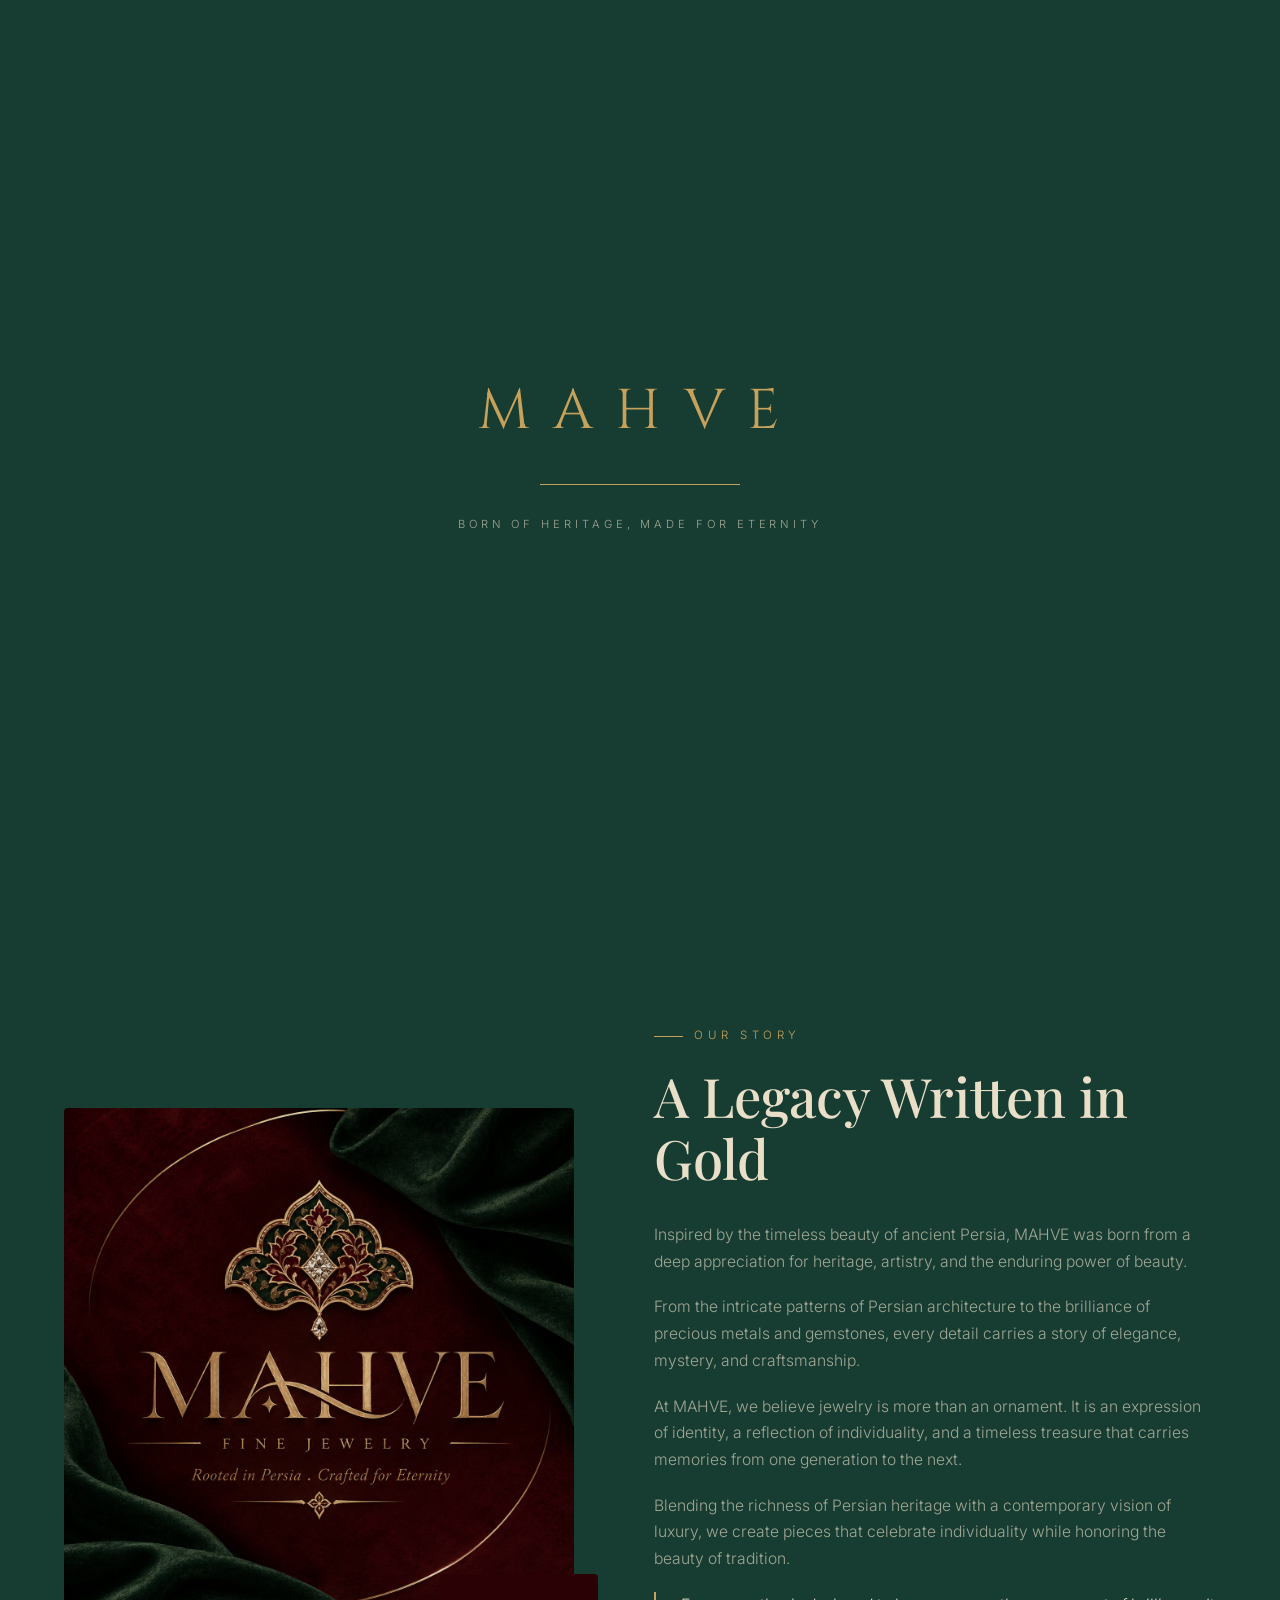
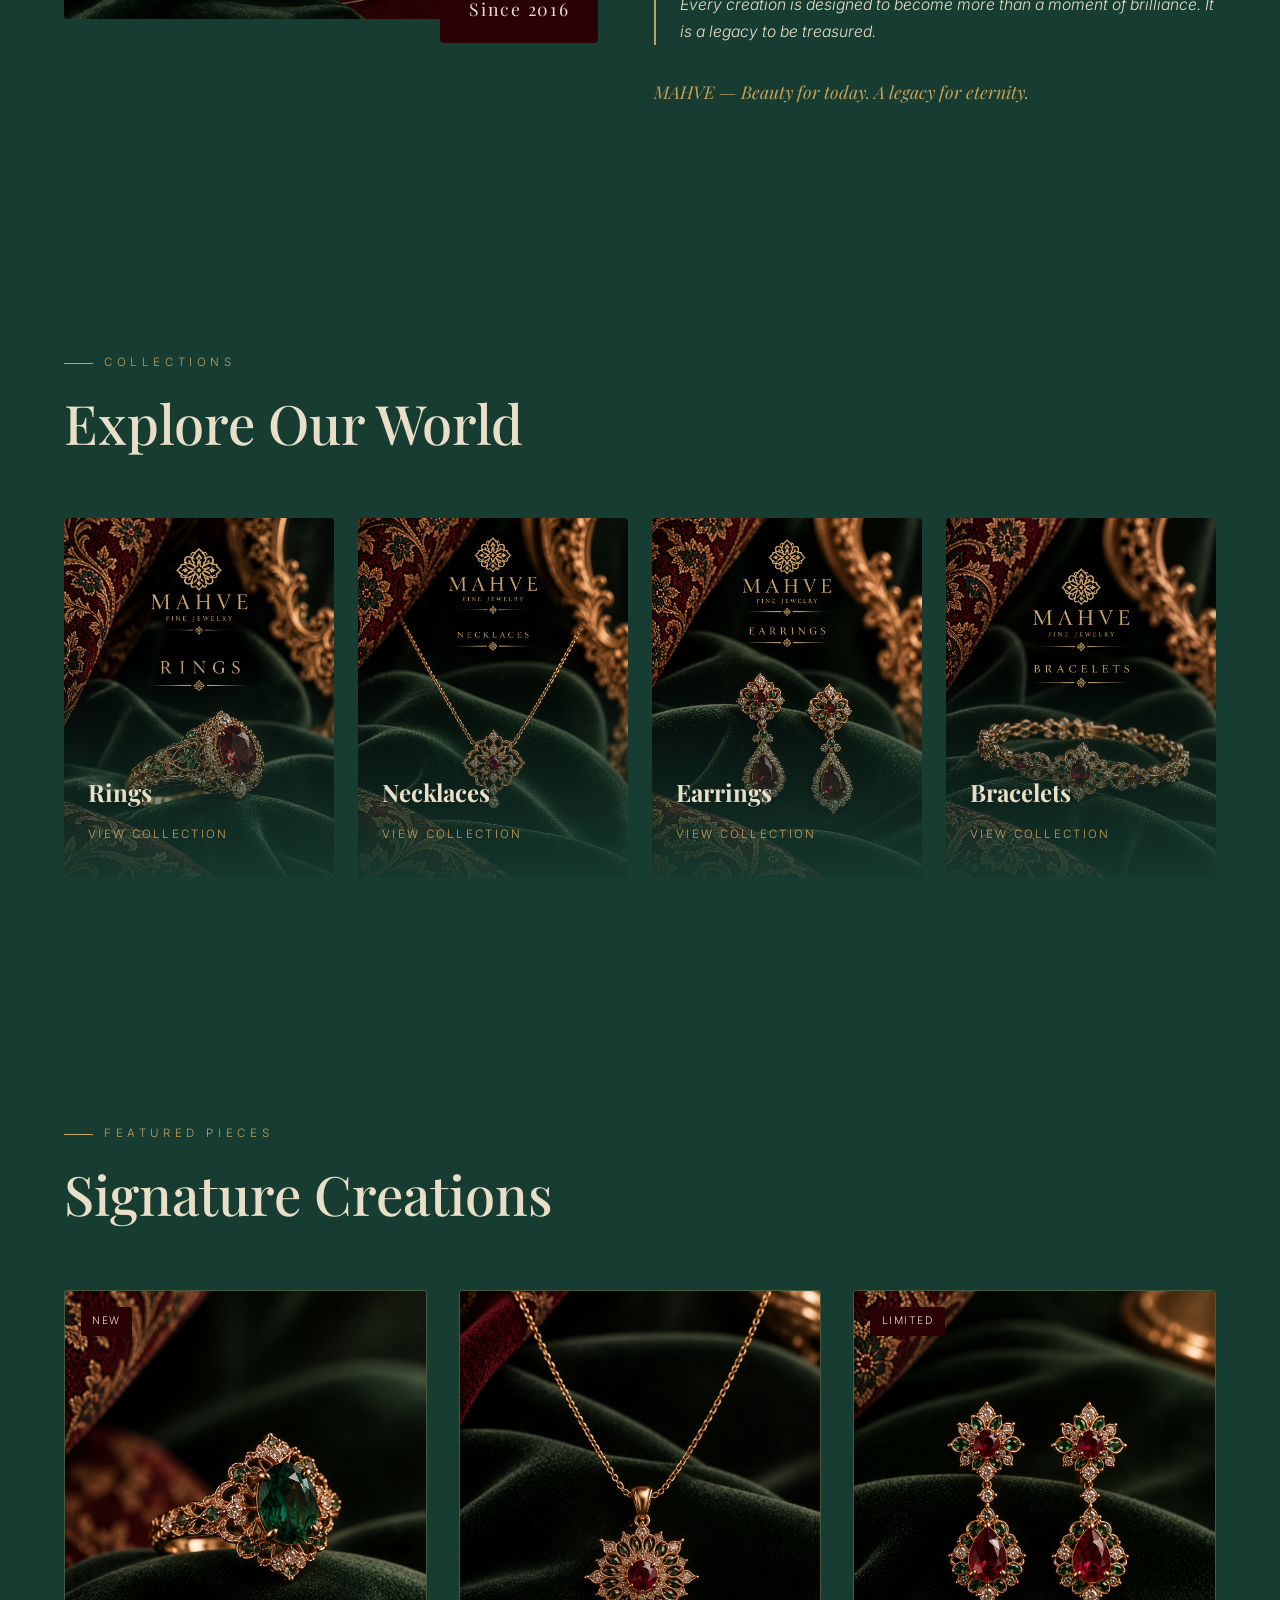
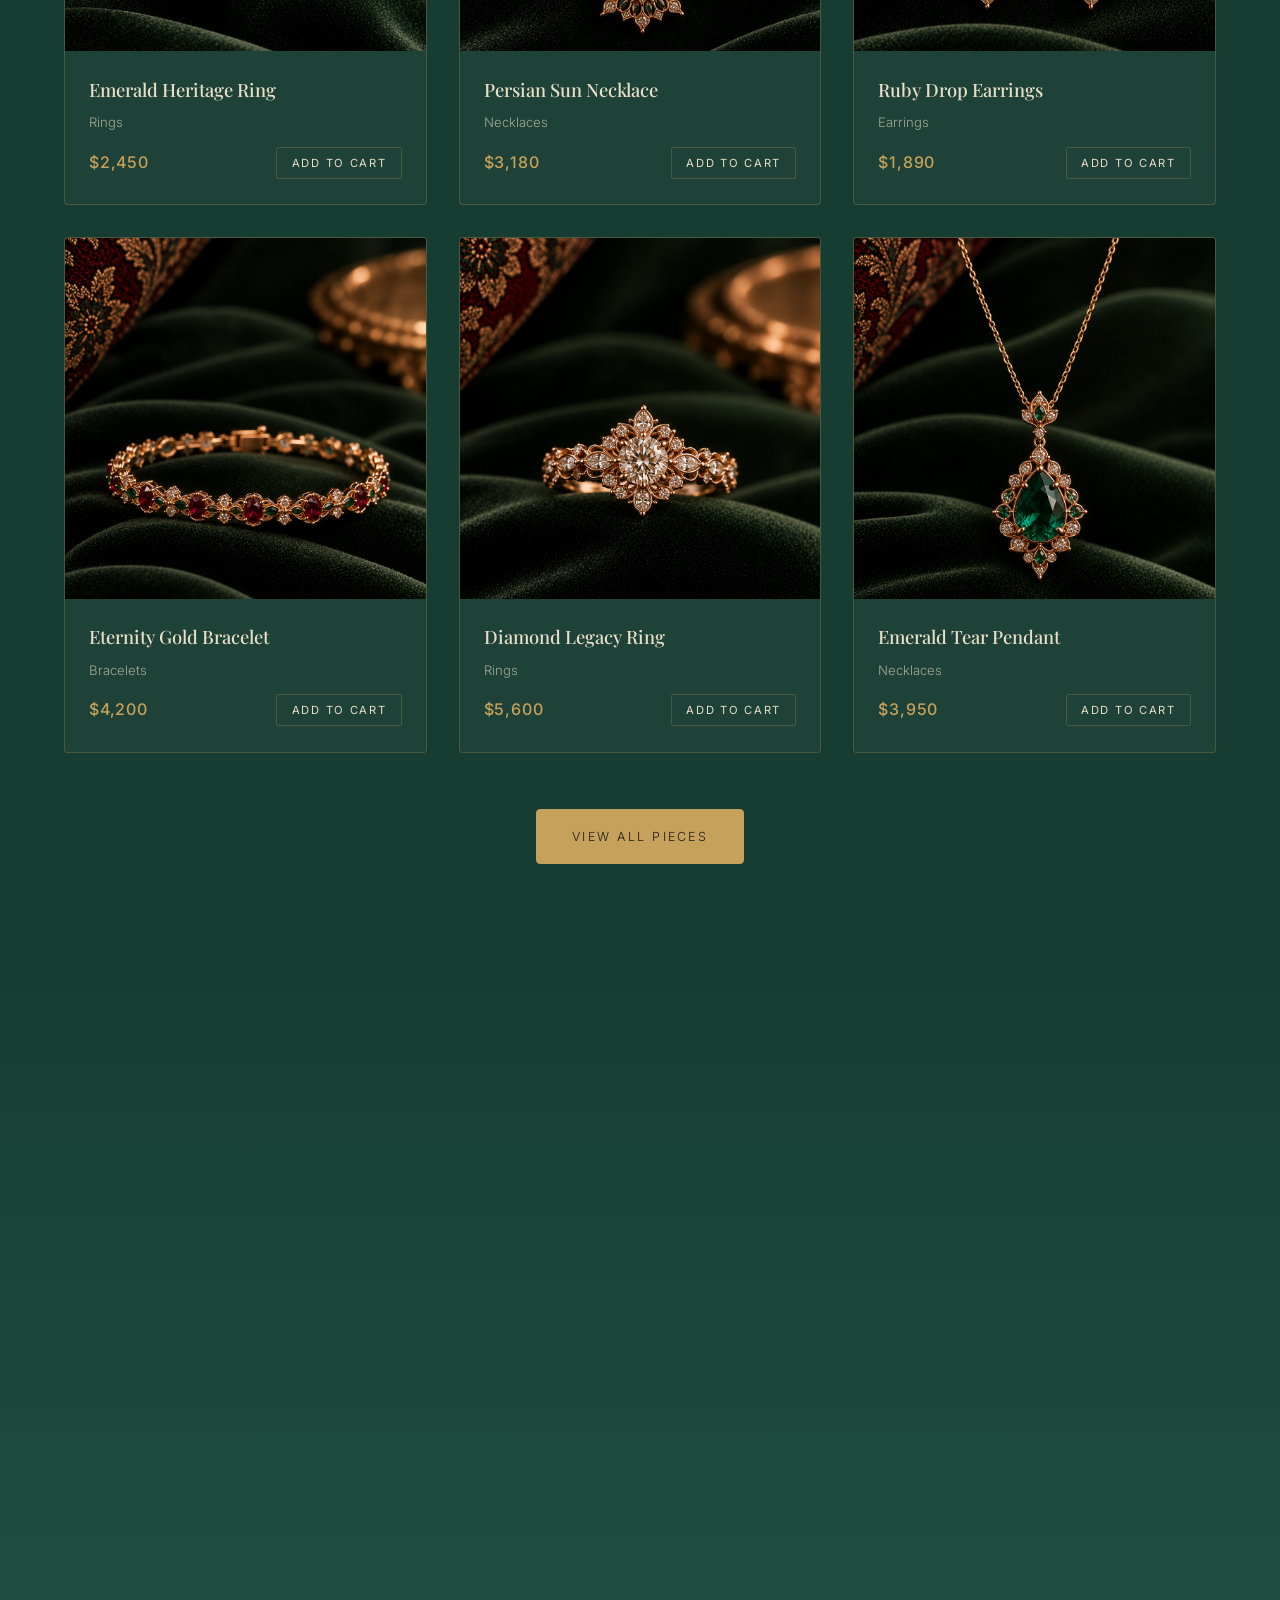
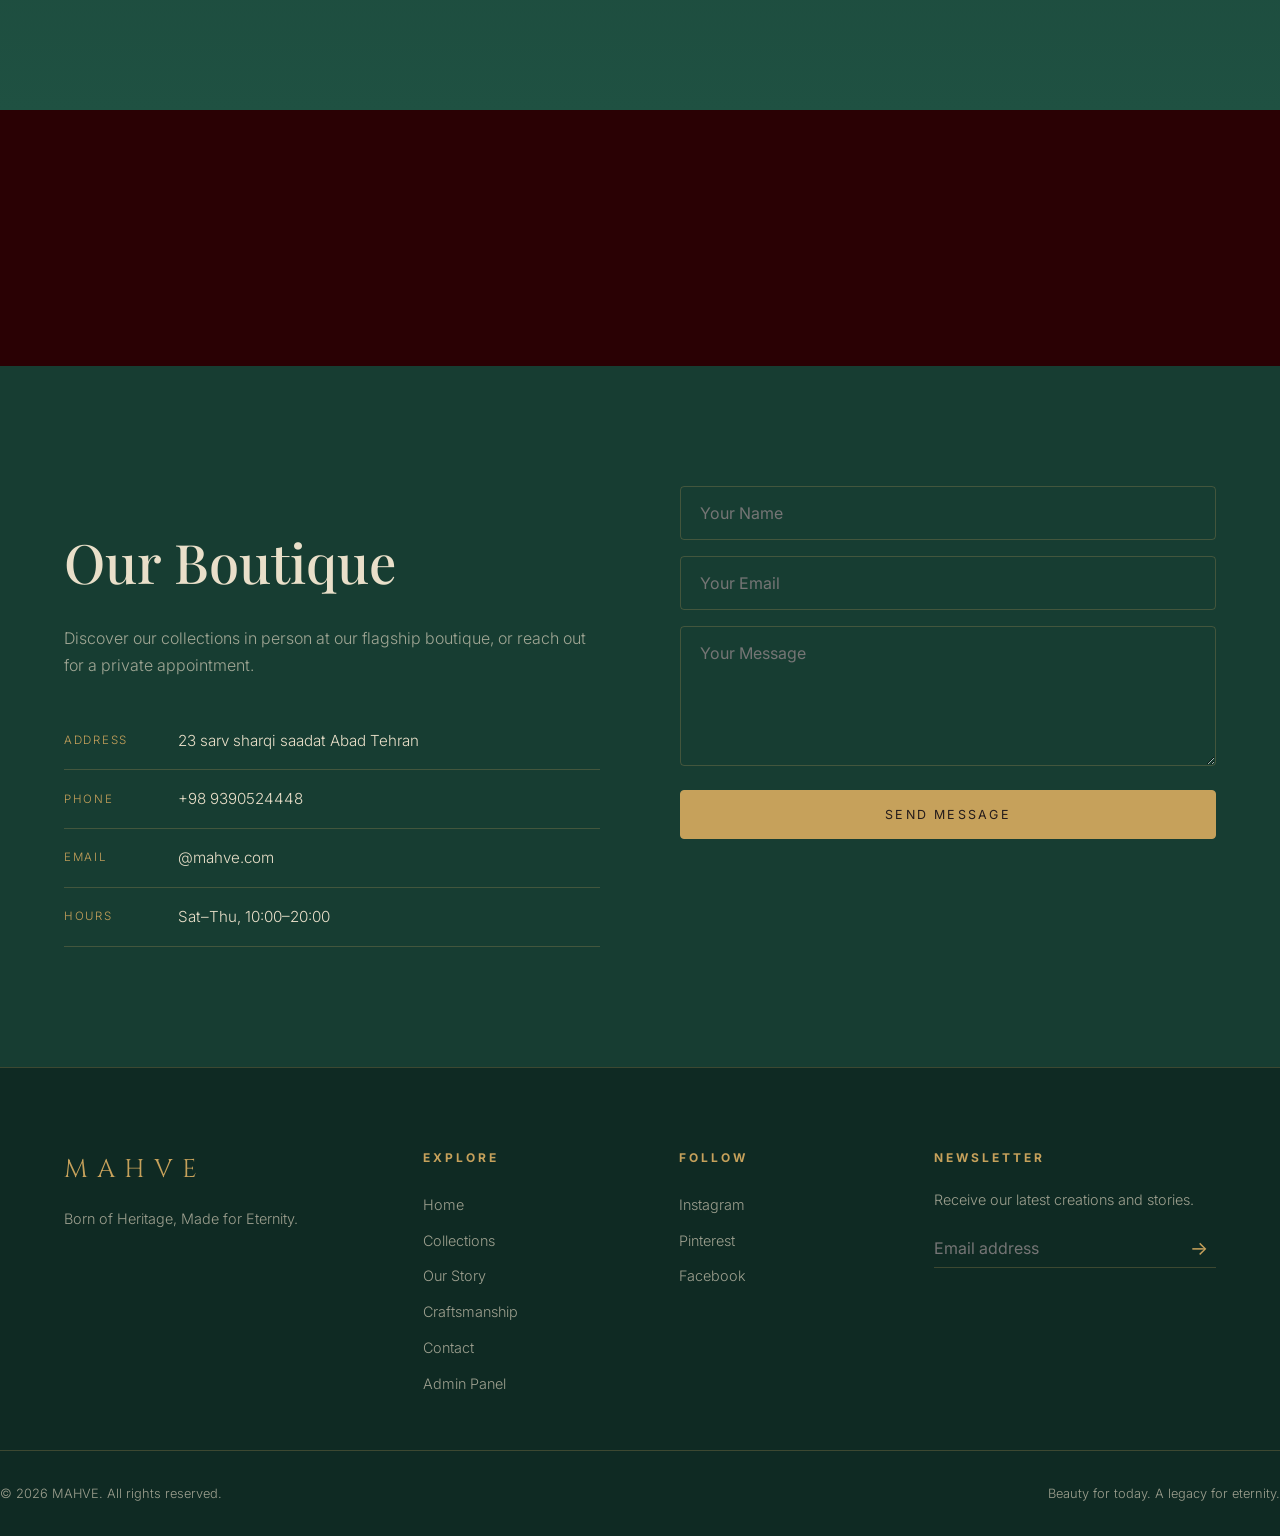
<file: index.html>
<!DOCTYPE html>
<html lang="en">
<head>
  <meta charset="UTF-8" />
  <meta name="viewport" content="width=device-width, initial-scale=1.0" />
  <title>MAHVE — Born of Heritage, Made for Eternity</title>

  <!-- توضیحات متا برای سئو و نمایش در نتایج جستجو -->
  <meta name="description" content="MAHVE — Timeless jewelry inspired by Persian heritage. Beauty for today. A legacy for eternity." />

  <!-- پیش‌بارگذاری دامنه‌های فونت گوگل برای کاهش تأخیر اتصال -->
  <link rel="preconnect" href="https://fonts.googleapis.com" />
  <link rel="preconnect" href="https://fonts.gstatic.com" crossorigin />

  <!-- بارگذاری فونت‌های سفارشی سایت (Cinzel / Playfair Display / Inter) -->
  <link href="https://fonts.googleapis.com/css2?family=Cinzel:wght@400;500;600;700&family=Playfair+Display:ital,wght@0,400;0,500;0,600;0,700;1,400&family=Inter:wght@300;400;500;600&display=swap" rel="stylesheet" />

  <!-- فایل استایل اصلی سایت -->
  <link rel="stylesheet" href="style.css" />
</head>
<body>

  <!-- ============================================================
       پیش‌بارگذار (Preloader)
       هنگام بارگذاری اولیه صفحه نمایش داده می‌شود و سپس
       با جاوااسکریپت محو می‌شود.
  ============================================================ -->
  <div class="preloader" id="preloader">
    <div class="preloader__inner">
      <span class="preloader__logo">MAHVE</span>
      <div class="preloader__line"><span></span></div>
      <span class="preloader__tagline">Born of Heritage, Made for Eternity</span>
    </div>
  </div>

  <!-- ============================================================
       نشانگر ماوس سفارشی (Cursor)
       دو المان: یک دایره بزرگ‌تر و یک نقطه کوچک مرکزی.
       موقعیت آن‌ها با جاوااسکریپت دنبال ماوس حرکت می‌کند.
  ============================================================ -->
  <div class="cursor" id="cursor"></div>
  <div class="cursor-dot" id="cursorDot"></div>

  <!-- ============================================================
       هدر / نوار ناوبری اصلی
       کلاس nav (بدون nav--solid) یعنی هدر شفاف است و
       پس از اسکرول با JS کلاس solid اضافه می‌شود.
  ============================================================ -->
  <header class="nav" id="nav">
    <div class="nav__inner">

      <!-- لوگوی برند -->
      <a href="index.html" class="nav__logo">MAHVE</a>

      <!-- منوی لینک‌های اصلی (لینک‌های داخلی با # به بخش‌های همین صفحه) -->
      <nav class="nav__links">
        <a href="index.html" class="nav__link">Home</a>
        <a href="products.html" class="nav__link">Collections</a>
        <a href="#story" class="nav__link">Story</a>
        <a href="#craft" class="nav__link">Craftsmanship</a>
        <a href="#contact" class="nav__link">Contact</a>
        <a href="admin.html" class="nav__link">Admin</a>
      </nav>

      <!-- دکمه‌های کنشی هدر -->
      <div class="nav__actions">

        <!-- دکمه علاقه‌مندی‌ها + شمارنده -->
        <button class="nav__icon" id="wishlistBtn" aria-label="Wishlist">
          <svg viewBox="0 0 24 24" fill="none" stroke="currentColor" stroke-width="1.5"><path d="M12 21s-7-4.5-9.5-9A5.5 5.5 0 0 1 12 6a5.5 5.5 0 0 1 9.5 6c-2.5 4.5-9.5 9-9.5 9z"/></svg>
          <span class="badge" id="wishlistCount">0</span>
        </button>

        <!-- دکمه سبد خرید + شمارنده -->
        <button class="nav__icon" id="cartBtn" aria-label="Cart">
          <svg viewBox="0 0 24 24" fill="none" stroke="currentColor" stroke-width="1.5"><path d="M6 7h12l-1 13H7L6 7z"/><path d="M9 7a3 3 0 0 1 6 0"/></svg>
          <span class="badge" id="cartCount">0</span>
        </button>

        <!-- دکمه منوی همبرگری موبایل -->
        <button class="nav__toggle" id="navToggle" aria-label="Menu"><span></span><span></span><span></span></button>
      </div>
    </div>
  </header>

  <!-- ============================================================
       بخش قهرمان (Hero)
       تصویر پس‌زمینه تمام‌صفحه + عنوان و دکمه‌های اصلی.
       خطوط عنوان با کلاس reveal-line برای انیمیشن ورود استفاده می‌شوند.
  ============================================================ -->
  <section class="hero" id="hero">

    <!-- تصویر پس‌زمینه -->
    <div class="hero__bg">
      <img src="./photos/Emerald Velvet and Antique Gold Elegance.png" alt="Luxury jewelry" />
    </div>

    <!-- لایه تاریک روی تصویر برای خوانایی بهتر متن -->
    <div class="hero__overlay"></div>

    <!-- محتوای متنی روی تصویر -->
    <div class="hero__content">
      <span class="hero__eyebrow">MAHVE — Fine Jewelry</span>
      <h1 class="hero__title">
        <span class="reveal-line">Born of Heritage,</span>
        <span class="reveal-line">Made for Eternity.</span>
      </h1>
      <p class="hero__sub">Timeless pieces inspired by the artistry of ancient Persia — crafted to become a legacy.</p>

      <!-- دکمه‌های فراخوان به اقدام (CTA) -->
      <div class="hero__actions">
        <a href="products.html" class="btn btn--gold">Explore Collections</a>
        <a href="#story" class="btn btn--ghost">Our Story</a>
      </div>
    </div>

    <!-- نشانگر اسکرول پایین بخش -->
    <div class="hero__scroll">Scroll</div>
  </section>

  <!-- ============================================================
       بخش داستان برند (Our Story)
       چیدمان دوستونی: تصویر در یک ستون، متن در ستون دیگر.
  ============================================================ -->
  <section class="story" id="story">
    <div class="container story__grid">

      <!-- ستون تصویر + برچسب "Since 2016" -->
      <div class="story__media">
        <img src="./photos/Mahve Fine Jewelry Emblem.png" alt="Persian craftsmanship" />
        <div class="story__badge">Since 2016</div>
      </div>

      <!-- ستون متن داستان -->
      <div class="story__text">
        <span class="section-eyebrow">Our Story</span>
        <h2 class="section-title">A Legacy Written in Gold</h2>
        <p>Inspired by the timeless beauty of ancient Persia, MAHVE was born from a deep appreciation for heritage, artistry, and the enduring power of beauty.</p>
        <p>From the intricate patterns of Persian architecture to the brilliance of precious metals and gemstones, every detail carries a story of elegance, mystery, and craftsmanship.</p>
        <p>At MAHVE, we believe jewelry is more than an ornament. It is an expression of identity, a reflection of individuality, and a timeless treasure that carries memories from one generation to the next.</p>
        <p>Blending the richness of Persian heritage with a contemporary vision of luxury, we create pieces that celebrate individuality while honoring the beauty of tradition.</p>

        <!-- پاراگراف پایانی با تأکید ویژه -->
        <p class="story__closing">Every creation is designed to become more than a moment of brilliance. It is a legacy to be treasured.</p>

        <!-- امضای برند -->
        <div class="story__signature">MAHVE — Beauty for today. A legacy for eternity.</div>
      </div>
    </div>
  </section>

  <!-- ============================================================
       بخش مجموعه‌ها (Collections)
       چهار کارت دسته‌بندی با لینک به صفحه محصولات و پارامتر cat.
  ============================================================ -->
  <section class="collections" id="collections">
    <div class="container">

      <!-- سربرگ بخش -->
      <div class="section-head">
        <span class="section-eyebrow">Collections</span>
        <h2 class="section-title">Explore Our World</h2>
      </div>

      <!-- شبکه کارت‌های دسته‌بندی -->
      <div class="collections__grid">

        <!-- کارت حلقه‌ها -->
        <a href="products.html?cat=rings" class="collection-card">
          <img src="./photos/Mahve Fine Jewelry_ Emerald Velvet Rings (1).png" alt="Rings" />
          <div class="collection-card__overlay"><h3>Rings</h3><span>View Collection</span></div>
        </a>

        <!-- کارت گردنبندها -->
        <a href="products.html?cat=necklaces" class="collection-card">
          <img src="./photos/Mahve Fine Jewelry Necklace Ad.png" alt="Necklaces" />
          <div class="collection-card__overlay"><h3>Necklaces</h3><span>View Collection</span></div>
        </a>

        <!-- کارت گوشواره‌ها -->
        <a href="products.html?cat=earrings" class="collection-card">
          <img src="./photos/Mahve Fine Jewelry Earrings in Emerald Velvet.png" alt="Earrings" />
          <div class="collection-card__overlay"><h3>Earrings</h3><span>View Collection</span></div>
        </a>

        <!-- کارت دستبندها -->
        <a href="products.html?cat=bracelets" class="collection-card">
          <img src="./photos/Emerald Velvet Fine Jewelry Bracelet.png" alt="Bracelets" />
          <div class="collection-card__overlay"><h3>Bracelets</h3><span>View Collection</span></div>
        </a>
      </div>
    </div>
  </section>

  <!-- ============================================================
       بخش محصولات ویژه (Featured Pieces)
       شبکه محصولات به‌صورت داینامیک با JS در #featuredGrid پر می‌شود.
  ============================================================ -->
  <section class="featured" id="featured">
    <div class="container">

      <!-- سربرگ بخش -->
      <div class="section-head">
        <span class="section-eyebrow">Featured Pieces</span>
        <h2 class="section-title">Signature Creations</h2>
      </div>

      <!-- ظرف خالی برای رندر داینامیک محصولات ویژه -->
      <div class="featured__grid" id="featuredGrid"></div>

      <!-- دکمه مشاهده همه محصولات -->
      <div class="featured__cta">
        <a href="products.html" class="btn btn--gold">View All Pieces</a>
      </div>
    </div>
  </section>

  <!-- ============================================================
       بخش هنر ساخت (Craftsmanship)
       چهار مرحله فرآیند ساخت با شماره‌گذاری.
  ============================================================ -->
  <section class="craft" id="craft">
    <div class="container">

      <!-- سربرگ وسط‌چین -->
      <div class="section-head section-head--center">
        <span class="section-eyebrow">Craftsmanship</span>
        <h2 class="section-title">The Art Behind Every Piece</h2>
      </div>

      <!-- شبکه چهار مرحله‌ای -->
      <div class="craft__grid">

        <!-- مرحله ۱: طراحی -->
        <div class="craft__step">
          <span class="craft__num">01</span>
          <h3>Design</h3>
          <p>Every piece begins with a sketch inspired by Persian motifs and modern elegance.</p>
        </div>

        <!-- مرحله ۲: انتخاب مواد -->
        <div class="craft__step">
          <span class="craft__num">02</span>
          <h3>Selection</h3>
          <p>Only ethically sourced gemstones and precious metals are chosen for our creations.</p>
        </div>

        <!-- مرحله ۳: ساخت دستی -->
        <div class="craft__step">
          <span class="craft__num">03</span>
          <h3>Handcraft</h3>
          <p>Master artisans shape, set, and polish each piece by hand over many hours.</p>
        </div>

        <!-- مرحله ۴: میراث -->
        <div class="craft__step">
          <span class="craft__num">04</span>
          <h3>Legacy</h3>
          <p>Delivered in signature packaging, each creation is made to be treasured for generations.</p>
        </div>
      </div>
    </div>
  </section>

  <!-- ============================================================
       بخش نقل‌قول (Quote)
       یک نقل‌قول کوتاه و شعار برند.
  ============================================================ -->
  <section class="quote">
    <div class="container">
      <p class="quote__text">"MAHVE — Beauty for today. A legacy for eternity."</p>
    </div>
  </section>

  <!-- ============================================================
       بخش تماس (Contact)
       دو ستون: اطلاعات تماس + فرم ارسال پیام.
  ============================================================ -->
  <section class="contact" id="contact">
    <div class="container contact__grid">

      <!-- ستون اطلاعات تماس -->
      <div class="contact__info">
        <span class="section-eyebrow">Visit Us</span>
        <h2 class="section-title">Our Boutique</h2>
        <p>Discover our collections in person at our flagship boutique, or reach out for a private appointment.</p>

        <!-- لیست اطلاعات تماس -->
        <ul class="contact__list">
          <li><span>Address</span> 23 sarv sharqi saadat Abad Tehran</li>
          <li><span>Phone</span> +98 9390524448</li>
          <li><span>Email</span> @mahve.com</li>
          <li><span>Hours</span> Sat–Thu, 10:00–20:00</li>
        </ul>
      </div>

      <!--
        فرم ارسال پیام.
        هندلر درون‌خطی onsubmit از ارسال واقعی جلوگیری می‌کند،
        فرم را ریست می‌کند و یک پیام تشکر نمایش می‌دهد.
      -->
      <form class="contact__form" onsubmit="event.preventDefault(); this.reset(); alert('Thank you — we will be in touch.');">
        <input type="text" placeholder="Your Name" required />
        <input type="email" placeholder="Your Email" required />
        <textarea placeholder="Your Message" rows="5" required></textarea>
        <button type="submit" class="btn btn--gold">Send Message</button>
      </form>
    </div>
  </section>

  <!-- ============================================================
       فوتر سایت
       چهار ستون: برند، لینک‌های کاوش، شبکه‌های اجتماعی، خبرنامه.
  ============================================================ -->
  <footer class="footer">
    <div class="container footer__grid">

      <!-- ستون برند -->
      <div class="footer__brand">
        <span class="footer__logo">MAHVE</span>
        <p>Born of Heritage, Made for Eternity.</p>
      </div>

      <!-- ستون لینک‌های کاوش -->
      <div class="footer__links">
        <h4>Explore</h4>
        <a href="index.html">Home</a>
        <a href="products.html">Collections</a>
        <a href="#story">Our Story</a>
        <a href="#craft">Craftsmanship</a>
        <a href="#contact">Contact</a>
        <a href="admin.html">Admin Panel</a>
      </div>

      <!-- ستون شبکه‌های اجتماعی -->
      <div class="footer__links">
        <h4>Follow</h4>
        <a href="#">Instagram</a>
        <a href="#">Pinterest</a>
        <a href="#">Facebook</a>
      </div>

      <!-- ستون خبرنامه با فرم اشتراک -->
      <div class="footer__news">
        <h4>Newsletter</h4>
        <p>Receive our latest creations and stories.</p>
        <form onsubmit="event.preventDefault(); this.reset(); alert('Subscribed!');">
          <input type="email" placeholder="Email address" required />
          <button type="submit" aria-label="Subscribe">→</button>
        </form>
      </div>
    </div>

    <!-- نوار پایین فوتر -->
    <div class="footer__bottom">
      <span>© 2026 MAHVE. All rights reserved.</span>
      <span>Beauty for today. A legacy for eternity.</span>
    </div>
  </footer>

  <!-- ============================================================
       لایه تاریک پشت کشوها (Overlay)
  ============================================================ -->
  <div class="drawer-overlay" id="drawerOverlay"></div>

  <!-- ============================================================
       کشوی کناری سبد خرید (Cart Drawer)
  ============================================================ -->
  <aside class="drawer" id="cartDrawer">

    <!-- سربرگ کشو با دکمه بستن -->
    <div class="drawer__head">
      <h3>Your Cart</h3>
      <button class="drawer__close" data-close>&times;</button>
    </div>

    <!-- نوار پیشرفت ارسال رایگان -->
    <div class="shipping-bar">
      <p class="shipping-bar__text" id="shippingText">You're $10,000 away from free shipping</p>
      <div class="shipping-bar__track"><span class="shipping-bar__fill" id="shippingFill"></span></div>
    </div>

    <!-- بدنه کشو: لیست آیتم‌های سبد (داینامیک با JS) -->
    <div class="drawer__body" id="cartItems"></div>

    <!-- پایین کشو: جمع کل + دکمه پرداخت -->
    <div class="drawer__foot">
      <div class="drawer__total"><span>Total</span><strong id="cartTotal">$0</strong></div>
      <a href="checkout.html" class="btn btn--gold btn--full">Checkout</a>
    </div>
  </aside>

  <!-- ============================================================
       کشوی کناری علاقه‌مندی‌ها (Wishlist Drawer)
  ============================================================ -->
  <aside class="drawer" id="wishlistDrawer">
    <div class="drawer__head">
      <h3>Wishlist</h3>
      <button class="drawer__close" data-close>&times;</button>
    </div>

    <!-- بدنه کشو: لیست آیتم‌های علاقه‌مندی (داینامیک با JS) -->
    <div class="drawer__body" id="wishlistItems"></div>
  </aside>

  <!-- ============================================================
       اعلان کوتاه (Toast)
  ============================================================ -->
  <div class="toast" id="toast"></div>

  <!-- فایل اسکریپت اصلی سایت -->
  <script src="script.js"></script>
</body>
</html>
</file>
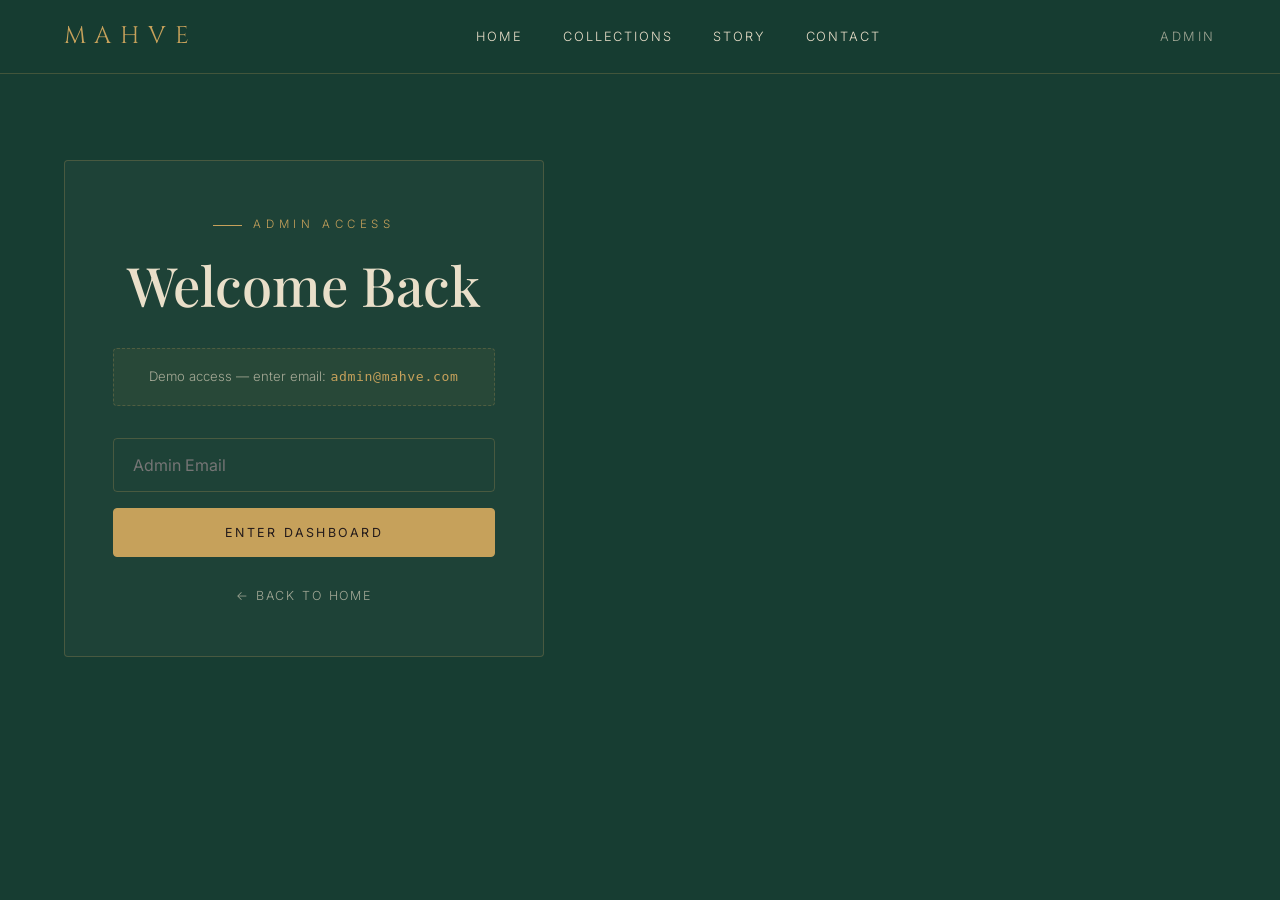
<file: admin.html>
<!DOCTYPE html>
<html lang="en">
<head>
  <meta charset="UTF-8" />
  <meta name="viewport" content="width=device-width, initial-scale=1.0" />
  <title>Admin Panel — MAHVE</title>

  <!-- پیش‌بارگذاری دامنه‌های فونت گوگل برای کاهش تأخیر اتصال -->
  <link rel="preconnect" href="https://fonts.googleapis.com" />
  <link rel="preconnect" href="https://fonts.gstatic.com" crossorigin />

  <!-- بارگذاری فونت‌های سفارشی سایت (Cinzel / Playfair Display / Inter) -->
  <link href="https://fonts.googleapis.com/css2?family=Cinzel:wght@400;500;600;700&family=Playfair+Display:ital,wght@0,400;0,500;0,600;0,700;1,400&family=Inter:wght@300;400;500;600&display=swap" rel="stylesheet" />

  <!-- فایل استایل اصلی سایت -->
  <link rel="stylesheet" href="style.css" />
</head>
<body>

  <!-- ============================================================
       هدر پنل مدیریت
       هدر ساده‌شده: بدون دکمه‌های سبد/علاقه‌مندی؛
       به‌جای آن برچسب مرحله (Admin) نمایش داده می‌شود.
  ============================================================ -->
  <header class="nav nav--solid" id="nav">
    <div class="nav__inner">

      <!-- لوگوی برند -->
      <a href="index.html" class="nav__logo">MAHVE</a>

      <!-- منوی محدود (بدون Admin چون همین صفحه است) -->
      <nav class="nav__links">
        <a href="index.html" class="nav__link">Home</a>
        <a href="products.html" class="nav__link">Collections</a>
        <a href="index.html#story" class="nav__link">Story</a>
        <a href="index.html#contact" class="nav__link">Contact</a>
      </nav>

      <!-- برچسب مرحله + دکمه منوی موبایل -->
      <div class="nav__actions">
        <span class="nav__step">Admin</span>
        <button class="nav__toggle" id="navToggle" aria-label="Menu">
          <span></span><span></span><span></span>
        </button>
      </div>
    </div>
  </header>

  <!-- ============================================================
       محتوای اصلی پنل مدیریت
       شامل دو حالت مجزا: صفحه ورود (Login) و داشبورد (Dashboard).
       فقط یکی از این دو در هر لحظه نمایش داده می‌شود.
  ============================================================ -->
  <main class="admin-page">
    <div class="container">

      <!-- ========================================================
           بخش ورود (Login)
           در ابتدا نمایش داده می‌شود. پس از ورود موفق با ایمیل
           admin@mahve.com، این بخش مخفی و داشبورد نمایش داده می‌شود.
      ======================================================== -->
      <div class="admin-login" id="adminLogin">
        <div class="admin-login__card">

          <!-- برچسب و عنوان صفحه ورود -->
          <span class="section-eyebrow">Admin Access</span>
          <h1 class="section-title">Welcome Back</h1>

          <!-- راهنمای ورود دمو: ایمیل مجاز -->
          <p class="admin-login__hint">
            Demo access — enter email: <code>admin@mahve.com</code>
          </p>

          <!-- فرم ورود: فقط فیلد ایمیل -->
          <form id="adminLoginForm">
            <input type="email" id="adminEmail" placeholder="Admin Email" required />
            <button type="submit" class="btn btn--gold btn--full">Enter Dashboard</button>
          </form>

          <!-- لینک بازگشت به صفحه اصلی -->
          <p class="admin-login__back"><a href="index.html">← Back to Home</a></p>
        </div>
      </div>

      <!-- ========================================================
           بخش داشبورد (Dashboard)
           در ابتدا با style="display:none" مخفی است و پس از
           ورود موفق نمایش داده می‌شود.
      ======================================================== -->
      <div class="admin-dashboard" id="adminDashboard" style="display:none">

        <!-- سربرگ داشبورد: عنوان + دکمه‌های بازگشت و خروج -->
        <div class="admin-dashboard__head">
          <div>
            <span class="section-eyebrow">Admin</span>
            <h1 class="section-title">Dashboard</h1>
          </div>
          <div class="admin-dashboard__actions">
            <a href="index.html" class="btn btn--ghost">← Home</a>
            <button class="btn btn--gold" id="adminLogout">Logout</button>
          </div>
        </div>

        <!-- ====================================================
             تب‌های داشبورد
             دو تب: محصولات (پیش‌فرض فعال) و مخاطبین.
             جابه‌جایی بین تب‌ها با JS و کلاس is-active انجام می‌شود.
        ==================================================== -->
        <div class="admin-tabs">
          <button class="admin-tab is-active" data-tab="products">Products</button>
          <button class="admin-tab"           data-tab="contacts">Contacts</button>
        </div>

        <!-- ====================================================
             پنل تب محصولات (Products)
             چیدمان دوستونی: فرم افزودن محصول + لیست محصولات موجود.
        ==================================================== -->
        <div class="admin-tab-panel is-active" id="tab-products">
          <div class="admin-layout">

            <!-- ستون فرم: افزودن محصول جدید -->
            <aside class="admin-form-wrap">
              <h2 class="admin-form__title">Add New Product</h2>

              <form class="admin-form" id="adminAddForm">

                <!-- نام محصول -->
                <input type="text"   id="newName"  placeholder="Product Name" required />

                <!-- انتخاب دسته‌بندی محصول -->
                <select id="newCat" required>
                  <option value="rings">Rings</option>
                  <option value="necklaces">Necklaces</option>
                  <option value="earrings">Earrings</option>
                  <option value="bracelets">Bracelets</option>
                  <option value="sets">Sets</option>
                </select>

                <!-- قیمت محصول به دلار -->
                <input type="number" id="newPrice" placeholder="Price (USD)" min="0" step="1" required />

                <!-- مسیر تصویر محصول -->
                <input type="text"   id="newImg"   placeholder="Image path (e.g. photos/name.png)" required />

                <!-- برچسب اختیاری (New, Limited و ...) -->
                <input type="text"   id="newBadge" placeholder="Badge (optional: New, Limited...)" />

                <!-- توضیحات اختیاری محصول -->
                <textarea id="newDesc" placeholder="Description (optional)" rows="3"></textarea>

                <!-- دکمه ثبت محصول -->
                <button type="submit" class="btn btn--gold btn--full">Add Product</button>
              </form>

              <!-- دکمه بازنویسی محصولات به حالت پیش‌فرض -->
              <button class="btn btn--ghost btn--full" id="adminReset" style="margin-top:1rem">
                Reset Defaults
              </button>
            </aside>

            <!-- ستون لیست: نمایش تمام محصولات موجود -->
            <section class="admin-list-wrap">
              <h2 class="admin-form__title">All Products (<span id="adminCount">0</span>)</h2>

              <!-- ظرف لیست محصولات (داینامیک با JS) -->
              <div class="admin-product-list" id="adminProductList"></div>
            </section>

          </div>
        </div>

        <!-- ====================================================
             پنل تب مخاطبین (Contacts)
             چیدمان دوستونی: فرم ثبت مخاطب + لیست مخاطبین با جستجو.
        ==================================================== -->
        <div class="admin-tab-panel" id="tab-contacts">
          <div class="admin-layout">

            <!-- ستون فرم: ثبت مخاطب جدید -->
            <aside class="admin-form-wrap">
              <h2 class="admin-form__title">Add New Contact</h2>

              <!-- novalidate: اعتبارسنجی بومی مرورگر غیرفعال شده
                   تا اعتبارسنجی سفارشی در JS اعمال شود -->
              <form class="admin-form" id="contactForm" novalidate>
                <input type="text"  id="cName"  placeholder="Full Name"     required />
                <input type="tel"   id="cPhone" placeholder="Phone Number"  required />
                <input type="email" id="cEmail" placeholder="Email Address" required />
                <button type="submit" class="btn btn--gold btn--full">Register Contact</button>
              </form>
            </aside>

            <!-- ستون لیست: نمایش مخاطبین با امکان جستجو -->
            <section class="admin-list-wrap">
              <div class="admin-list-head">
                <h2 class="admin-form__title">All Contacts (<span id="contactsCount">0</span>)</h2>

                <!-- فیلد جستجوی زنده مخاطبین -->
                <input type="text" id="contactsSearch" class="admin-search" placeholder="Search..." />
              </div>

              <!-- ظرف لیست مخاطبین (داینامیک با JS) -->
              <div class="admin-contact-list" id="contactsList"></div>
            </section>

          </div>
        </div>

      </div>

    </div>
  </main>

  <!-- ============================================================
       مودال تأیید (Confirm Dialog)
       برای تأیید عملیات حساس (مثل حذف محصول یا مخاطب) استفاده می‌شود.
       شامل لایه تاریک (Overlay) و جعبه پیام با دکمه‌های Cancel/Confirm.
  ============================================================ -->
  <div class="confirm-modal" id="confirmModal">

    <!-- لایه تاریک پشت مودال -->
    <div class="confirm-modal__overlay" id="confirmOverlay"></div>

    <!-- جعبه اصلی مودال -->
    <div class="confirm-modal__box">
      <h3 class="confirm-modal__title">Are you sure?</h3>

      <!-- متن پویا: با JS بر اساس نوع عملیات تغییر می‌کند -->
      <p class="confirm-modal__text" id="confirmText">This action cannot be undone.</p>

      <!-- دکمه‌های انصراف و تأیید -->
      <div class="confirm-modal__actions">
        <button class="btn btn--ghost" id="confirmCancel">Cancel</button>
        <button class="btn btn--gold"  id="confirmOk">Confirm</button>
      </div>
    </div>
  </div>

  <!-- ============================================================
       مودال ویرایش مخاطب (Edit Contact Modal)
       برای ویرایش اطلاعات یک مخاطب موجود استفاده می‌شود.
       فرم داخل مودال شامل نام، تلفن و ایمیل است.
  ============================================================ -->
  <div class="contacts-modal" id="editContactModal">

    <!-- لایه تاریک پشت مودال -->
    <div class="contacts-modal__overlay" id="editContactOverlay"></div>

    <!-- جعبه اصلی مودال -->
    <div class="contacts-modal__box">

      <!-- سربرگ مودال: عنوان + دکمه بستن -->
      <div class="contacts-modal__head">
        <h3>Edit Contact</h3>
        <button class="contacts-modal__close" id="editContactClose" aria-label="Close">&times;</button>
      </div>

      <!-- فرم ویرایش مخاطب -->
      <form class="admin-form" id="editContactForm" style="padding:1.4rem">
        <input type="text"  id="eName"  placeholder="Full Name"    required />
        <input type="tel"   id="ePhone" placeholder="Phone Number" required />
        <input type="email" id="eEmail" placeholder="Email Address" required />
        <button type="submit" class="btn btn--gold btn--full">Save Changes</button>
      </form>
    </div>
  </div>

  <!-- ============================================================
       اعلان کوتاه (Toast)
       برای پیام‌هایی مثل «محصول اضافه شد» یا «خطا در ثبت».
  ============================================================ -->
  <div class="toast" id="toast"></div>

  <!-- فایل اسکریپت اصلی سایت (مدیریت ورود، تب‌ها، CRUD محصولات و مخاطبین) -->
  <script src="script.js"></script>
</body>
</html>
</file>
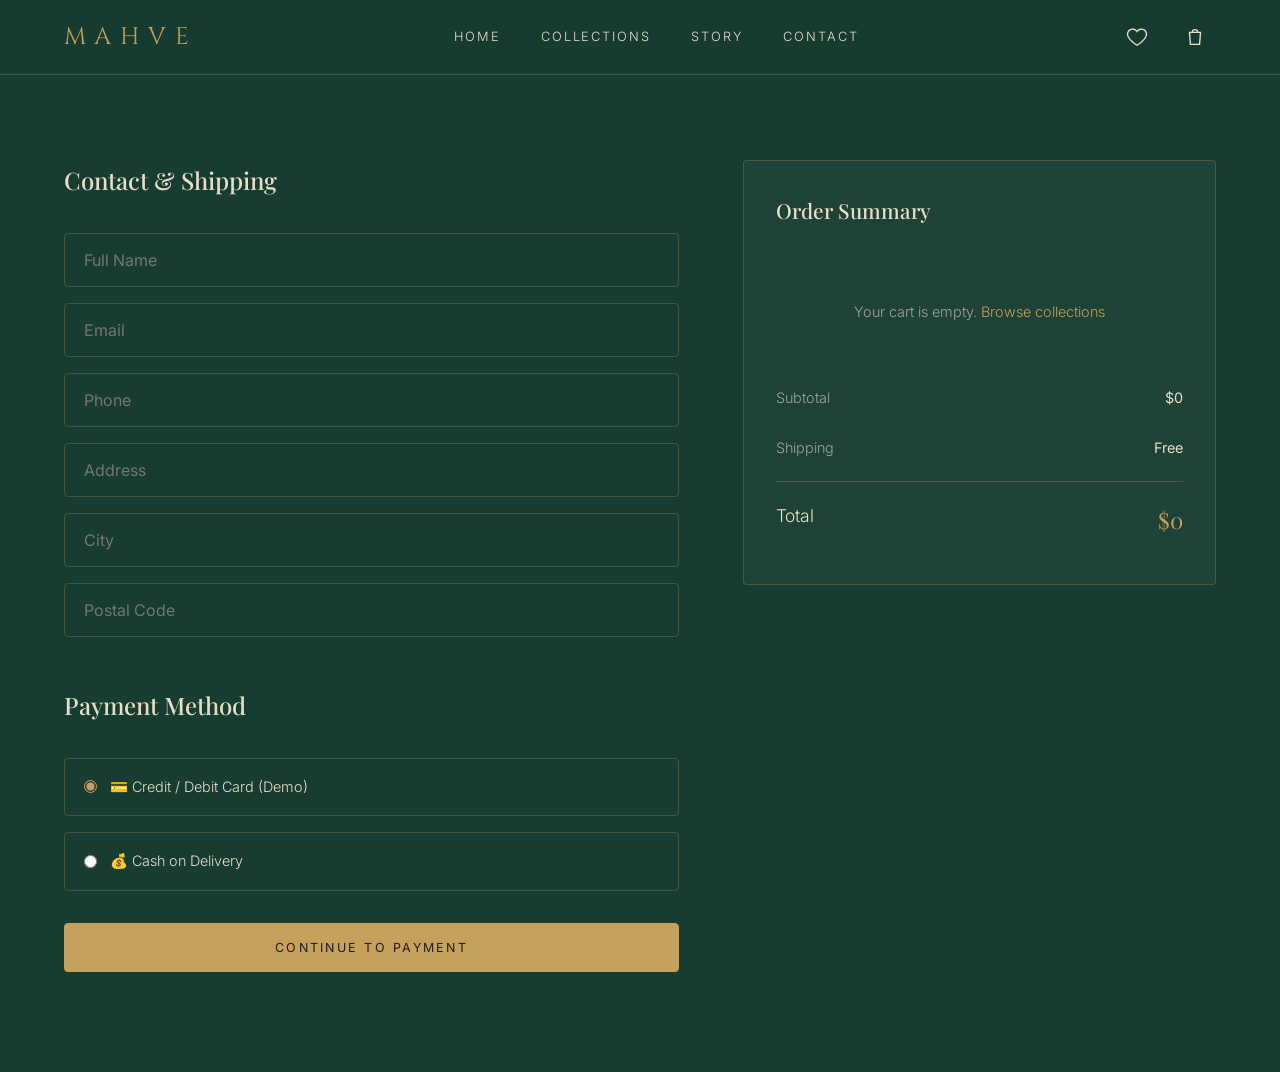
<file: checkout.html>
<!DOCTYPE html>
<html lang="en">
<head>
  <meta charset="UTF-8" />
  <meta name="viewport" content="width=device-width, initial-scale=1.0" />
  <title>Checkout — MAHVE</title>

  <!-- پیش‌بارگذاری دامنه‌های فونت گوگل برای کاهش تأخیر اتصال -->
  <link rel="preconnect" href="https://fonts.googleapis.com" />
  <link rel="preconnect" href="https://fonts.gstatic.com" crossorigin />

  <!-- بارگذاری فونت‌های سفارشی سایت (Cinzel / Playfair Display / Inter) -->
  <link href="https://fonts.googleapis.com/css2?family=Cinzel:wght@400;500;600;700&family=Playfair+Display:ital,wght@0,400;0,500;0,600;0,700;1,400&family=Inter:wght@300;400;500;600&display=swap" rel="stylesheet" />

  <!-- فایل استایل اصلی سایت -->
  <link rel="stylesheet" href="style.css" />
</head>
<body>

  <!-- ============================================================
       هدر صفحه تسویه‌حساب
       هدر کامل با کلاس nav--solid (پس‌زمینه ثابت).
       منوی لینک‌ها کمی کوتاه‌تر از صفحه اصلی است (بدون Craftsmanship/Admin).
  ============================================================ -->
  <header class="nav nav--solid" id="nav">
    <div class="nav__inner">

      <!-- لوگوی برند -->
      <a href="index.html" class="nav__logo">MAHVE</a>

      <!-- منوی لینک‌های اصلی -->
      <nav class="nav__links">
        <a href="index.html" class="nav__link">Home</a>
        <a href="products.html" class="nav__link">Collections</a>
        <a href="index.html#story" class="nav__link">Story</a>
        <a href="index.html#contact" class="nav__link">Contact</a>
      </nav>

      <!-- دکمه‌های کنشی هدر -->
      <div class="nav__actions">

        <!-- دکمه علاقه‌مندی‌ها + شمارنده -->
        <button class="nav__icon" id="wishlistBtn" aria-label="Wishlist">
          <svg viewBox="0 0 24 24" fill="none" stroke="currentColor" stroke-width="1.5"><path d="M12 21s-7-4.5-9.5-9A5.5 5.5 0 0 1 12 6a5.5 5.5 0 0 1 9.5 6c-2.5 4.5-9.5 9-9.5 9z"/></svg>
          <span class="badge" id="wishlistCount">0</span>
        </button>

        <!-- دکمه سبد خرید + شمارنده -->
        <button class="nav__icon" id="cartBtn" aria-label="Cart">
          <svg viewBox="0 0 24 24" fill="none" stroke="currentColor" stroke-width="1.5"><path d="M6 7h12l-1 13H7L6 7z"/><path d="M9 7a3 3 0 0 1 6 0"/></svg>
          <span class="badge" id="cartCount">0</span>
        </button>

        <!-- دکمه منوی همبرگری موبایل -->
        <button class="nav__toggle" id="navToggle" aria-label="Menu"><span></span><span></span><span></span></button>
      </div>
    </div>
  </header>

  <!-- ============================================================
       محتوای اصلی صفحه تسویه‌حساب
       چیدمان دوستونی: فرم اطلاعات در سمت چپ، خلاصه سفارش در سمت راست.
  ============================================================ -->
  <main class="checkout-page">
    <div class="container">
      <div class="checkout-page__grid">

        <!-- ========================================================
             ستون فرم: اطلاعات تماس، آدرس و روش پرداخت
        ======================================================== -->
        <form class="checkout-form" id="checkoutForm">

          <!-- عنوان بخش اطلاعات تماس و ارسال -->
          <h2 class="checkout-form__title">Contact & Shipping</h2>

          <!-- فیلدهای اطلاعات مشتری و آدرس ارسال -->
          <input type="text" name="name" placeholder="Full Name" required />
          <input type="email" name="email" placeholder="Email" required />
          <input type="tel" name="phone" placeholder="Phone" required />
          <input type="text" name="address" placeholder="Address" required />
          <input type="text" name="city" placeholder="City" required />
          <input type="text" name="zip" placeholder="Postal Code" required />

          <!-- عنوان بخش روش پرداخت -->
          <h2 class="checkout-form__title">Payment Method</h2>

          <!-- گزینه پرداخت با کارت (پیش‌فرض انتخاب‌شده) -->
          <label class="pay-option">
            <input type="radio" name="pay" value="card" checked />
            <span>💳 Credit / Debit Card (Demo)</span>
          </label>

          <!-- گزینه پرداخت در محل -->
          <label class="pay-option">
            <input type="radio" name="pay" value="cash" />
            <span>💰 Cash on Delivery</span>
          </label>

          <!-- دکمه ادامه فرآیند به صفحه پرداخت -->
          <button type="submit" class="btn btn--gold btn--full">Continue to Payment</button>
        </form>

        <!-- ========================================================
             ستون خلاصه سفارش (Order Summary)
             مقادیر آیتم‌ها، جمع جزء، هزینه ارسال و مجموع کل
             به‌صورت داینامیک توسط script.js محاسبه و پر می‌شوند.
        ======================================================== -->
        <aside class="checkout-summary">

          <!-- عنوان خلاصه سفارش -->
          <h3>Order Summary</h3>

          <!-- لیست آیتم‌های سبد خرید (داینامیک با JS) -->
          <div id="checkoutItems"></div>

          <!-- ردیف جمع جزء (Subtotal) -->
          <div class="checkout-summary__row"><span>Subtotal</span><strong id="checkoutSubtotal">$0</strong></div>

          <!-- ردیف هزینه ارسال -->
          <div class="checkout-summary__row"><span>Shipping</span><strong id="checkoutShipping">$0</strong></div>

          <!-- ردیف مجموع کل (با کلاس تأکیدی --total) -->
          <div class="checkout-summary__row checkout-summary__row--total"><span>Total</span><strong id="checkoutTotal">$0</strong></div>
        </aside>
      </div>
    </div>
  </main>

  <!-- ============================================================
       لایه تاریک پشت کشوها (Overlay)
  ============================================================ -->
  <div class="drawer-overlay" id="drawerOverlay"></div>

  <!-- ============================================================
       کشوی کناری سبد خرید (Cart Drawer)
       در این صفحه نیز در دسترس است تا کاربر بتواند قبل از تکمیل
       سفارش، سبد خود را بررسی/ویرایش کند.
  ============================================================ -->
  <aside class="drawer" id="cartDrawer">

    <!-- سربرگ کشو با دکمه بستن -->
    <div class="drawer__head"><h3>Your Cart</h3><button class="drawer__close" data-close>&times;</button></div>

    <!-- نوار پیشرفت ارسال رایگان -->
    <div class="shipping-bar">
      <p class="shipping-bar__text" id="shippingText">You're $10,000 away from free shipping</p>
      <div class="shipping-bar__track"><span class="shipping-bar__fill" id="shippingFill"></span></div>
    </div>

    <!-- بدنه کشو: لیست آیتم‌های سبد (داینامیک با JS) -->
    <div class="drawer__body" id="cartItems"></div>

    <!-- پایین کشو: جمع کل + دکمه پرداخت -->
    <div class="drawer__foot">
      <div class="drawer__total"><span>Total</span><strong id="cartTotal">$0</strong></div>
      <a href="checkout.html" class="btn btn--gold btn--full">Checkout</a>
    </div>
  </aside>

  <!-- ============================================================
       کشوی کناری علاقه‌مندی‌ها (Wishlist Drawer)
  ============================================================ -->
  <aside class="drawer" id="wishlistDrawer">
    <div class="drawer__head"><h3>Wishlist</h3><button class="drawer__close" data-close>&times;</button></div>

    <!-- بدنه کشو: لیست آیتم‌های علاقه‌مندی (داینامیک با JS) -->
    <div class="drawer__body" id="wishlistItems"></div>
  </aside>

  <!-- ============================================================
       اعلان کوتاه (Toast)
  ============================================================ -->
  <div class="toast" id="toast"></div>

  <!-- فایل اسکریپت اصلی سایت -->
  <script src="script.js"></script>
</body>
</html>
</file>
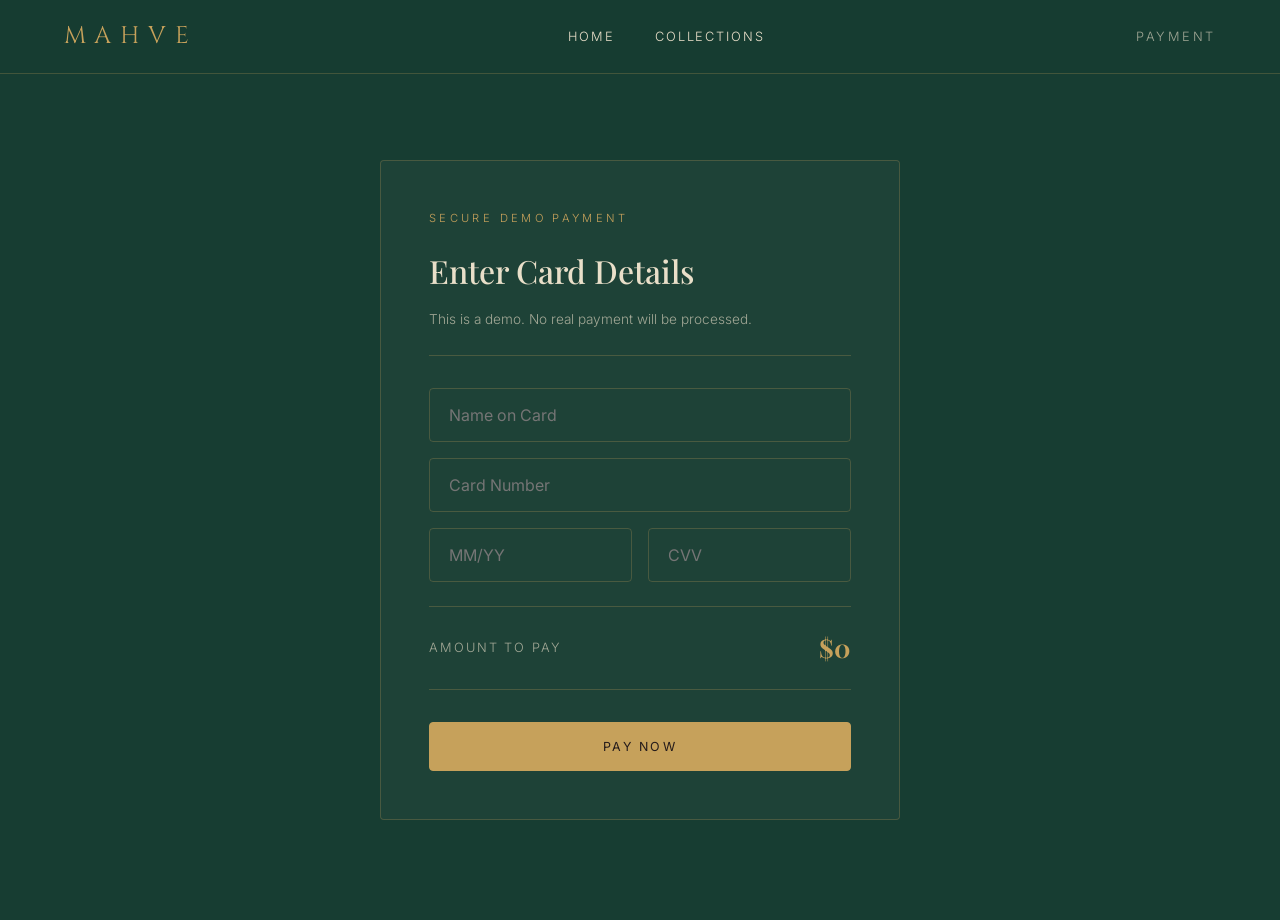
<file: payment.html>
<!DOCTYPE html>
<html lang="en">
<head>
  <meta charset="UTF-8" />
  <meta name="viewport" content="width=device-width, initial-scale=1.0" />
  <title>Payment — MAHVE</title>

  <!-- پیش‌بارگذاری دامنه‌های فونت گوگل برای کاهش تأخیر اتصال -->
  <link rel="preconnect" href="https://fonts.googleapis.com" />
  <link rel="preconnect" href="https://fonts.gstatic.com" crossorigin />

  <!-- بارگذاری فونت‌های سفارشی سایت (Cinzel / Playfair Display / Inter) -->
  <link href="https://fonts.googleapis.com/css2?family=Cinzel:wght@400;500;600;700&family=Playfair+Display:ital,wght@0,400;0,500;0,600;0,700;1,400&family=Inter:wght@300;400;500;600&display=swap" rel="stylesheet" />

  <!-- فایل استایل اصلی سایت -->
  <link rel="stylesheet" href="style.css" />
</head>
<body>

  <!-- ============================================================
       هدر صفحه پرداخت
       نسخه ساده‌شده هدر: فقط لوگو و دو لینک اصلی نمایش داده می‌شود.
       به‌جای دکمه‌های سبد/علاقه‌مندی، یک برچسب مرحله (Payment) قرار دارد
       تا کاربر بداند در کدام مرحله از فرآیند خرید است.
  ============================================================ -->
  <header class="nav nav--solid" id="nav">
    <div class="nav__inner">

      <!-- لوگوی برند با لینک به صفحه اصلی -->
      <a href="index.html" class="nav__logo">MAHVE</a>

      <!-- منوی محدود: فقط خانه و مجموعه‌ها -->
      <nav class="nav__links">
        <a href="index.html" class="nav__link">Home</a>
        <a href="products.html" class="nav__link">Collections</a>
      </nav>

      <!-- جایگزین دکمه‌های کنشی: نمایش برچسب مرحله پرداخت -->
      <div class="nav__actions">
        <span class="nav__step">Payment</span>
      </div>
    </div>
  </header>

  <!-- ============================================================
       محتوای اصلی صفحه پرداخت
  ============================================================ -->
  <main class="payment-page">
    <div class="container payment-page__inner">

      <!-- کارت مرکزی فرم پرداخت -->
      <div class="payment-card">

        <!-- برچسب بالای عنوان (تأکید بر دمو بودن پرداخت) -->
        <span class="payment-card__eyebrow">Secure Demo Payment</span>

        <!-- عنوان اصلی فرم -->
        <h1 class="payment-card__title">Enter Card Details</h1>

        <!-- یادداشت هشدار: این پرداخت واقعی نیست -->
        <p class="payment-card__note">This is a demo. No real payment will be processed.</p>

        <!--
          فرم پرداخت.
          ارسال فرم توسط script.js مدیریت می‌شود (event listener روی #paymentForm).
          فیلدها با ویژگی required اجباری شده‌اند و maxlength طول ورودی را محدود می‌کند.
        -->
        <form id="paymentForm" class="payment-form">

          <!-- نام صاحب کارت -->
          <input type="text" name="cardName" placeholder="Name on Card" required />

          <!-- شماره کارت (حداکثر ۱۹ کاراکتر شامل فاصله) -->
          <input type="text" name="cardNumber" placeholder="Card Number" maxlength="19" required />

          <!-- ردیف تاریخ انقضا و CVV در کنار هم -->
          <div class="payment-form__row">
            <input type="text" name="expiry" placeholder="MM/YY" maxlength="5" required />
            <input type="text" name="cvv" placeholder="CVV" maxlength="4" required />
          </div>

          <!-- نمایش مبلغ قابل پرداخت (مقدار با JS از سبد خرید خوانده می‌شود) -->
          <div class="payment-form__amount">
            <span>Amount to Pay</span>
            <strong id="payAmount">$0</strong>
          </div>

          <!-- دکمه ارسال فرم / پرداخت -->
          <button type="submit" class="btn btn--gold btn--full">Pay Now</button>
        </form>
      </div>
    </div>
  </main>

  <!-- ============================================================
       اعلان کوتاه (Toast)
       برای نمایش پیام‌هایی مثل «پرداخت موفق» یا خطای اعتبارسنجی.
  ============================================================ -->
  <div class="toast" id="toast"></div>

  <!-- فایل اسکریپت اصلی سایت (مدیریت فرم پرداخت، خواندن مبلغ سبد و ...) -->
  <script src="script.js"></script>
</body>
</html>
</file>
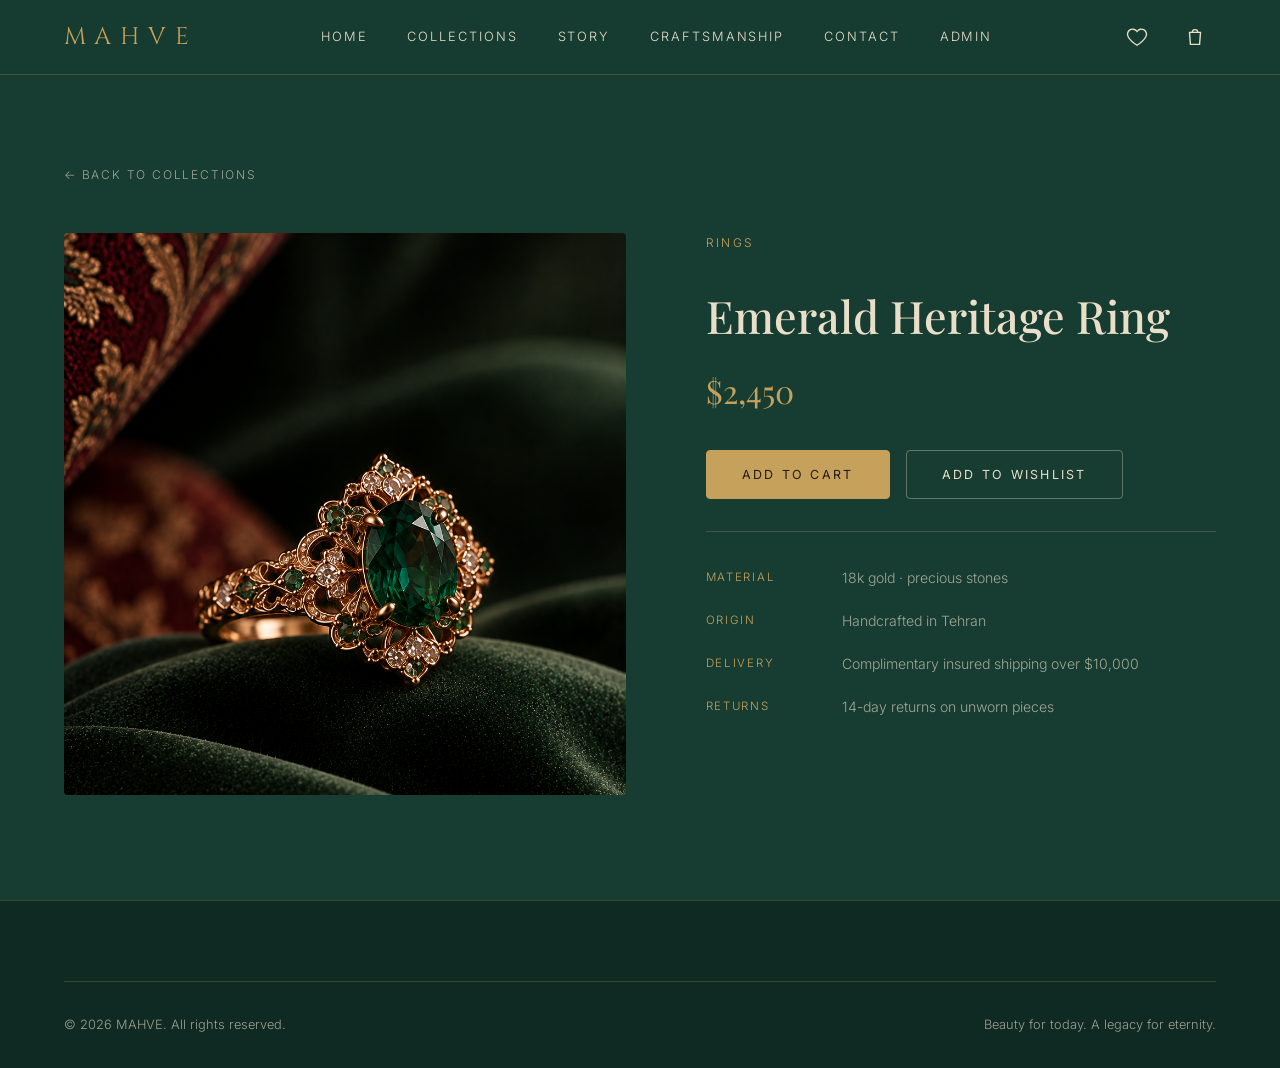
<file: product.html>
<!DOCTYPE html>
<html lang="en">
<head>
  <meta charset="UTF-8" />
  <meta name="viewport" content="width=device-width, initial-scale=1.0" />
  <title>Product — MAHVE</title>

  <!-- پیش‌بارگذاری دامنه‌های فونت گوگل برای کاهش تأخیر اتصال (DNS/TLS) -->
  <link rel="preconnect" href="https://fonts.googleapis.com" />
  <link rel="preconnect" href="https://fonts.gstatic.com" crossorigin />

  <!-- بارگذاری فونت‌های سفارشی: Cinzel (تیترها)، Playfair Display (متن ادبی)، Inter (متن رابط) -->
  <link href="https://fonts.googleapis.com/css2?family=Cinzel:wght@400;500;600;700&family=Playfair+Display:ital,wght@0,400;0,500;0,600;0,700;1,400&family=Inter:wght@300;400;500;600&display=swap" rel="stylesheet" />

  <!-- فایل استایل اصلی سایت -->
  <link rel="stylesheet" href="style.css" />
</head>
<body>

  <!-- ============================================================
       هدر / نوار ناوبری اصلی
       کلاس nav--solid یعنی هدر همیشه پس‌زمینه دارد (حالت ثابت)
  ============================================================ -->
  <header class="nav nav--solid" id="nav">
    <div class="nav__inner">

      <!-- لوگوی برند که به صفحه اصلی بازمی‌گردد -->
      <a href="index.html" class="nav__logo">MAHVE</a>

      <!-- منوی لینک‌های اصلی سایت -->
      <nav class="nav__links">
        <a href="index.html" class="nav__link">Home</a>
        <a href="products.html" class="nav__link">Collections</a>
        <a href="index.html#story" class="nav__link">Story</a>
        <a href="index.html#craft" class="nav__link">Craftsmanship</a>
        <a href="index.html#contact" class="nav__link">Contact</a>
        <a href="admin.html" class="nav__link">Admin</a>
      </nav>

      <!-- دکمه‌های کنشی سمت راست هدر -->
      <div class="nav__actions">

        <!-- دکمه علاقه‌مندی‌ها + شمارنده تعداد آیتم‌ها (با جاوااسکریپت به‌روزرسانی می‌شود) -->
        <button class="nav__icon" id="wishlistBtn" aria-label="Wishlist">
          <svg viewBox="0 0 24 24" fill="none" stroke="currentColor" stroke-width="1.5"><path d="M12 21s-7-4.5-9.5-9A5.5 5.5 0 0 1 12 6a5.5 5.5 0 0 1 9.5 6c-2.5 4.5-9.5 9-9.5 9z"/></svg>
          <span class="badge" id="wishlistCount">0</span>
        </button>

        <!-- دکمه سبد خرید + شمارنده تعداد آیتم‌ها (با جاوااسکریپت به‌روزرسانی می‌شود) -->
        <button class="nav__icon" id="cartBtn" aria-label="Cart">
          <svg viewBox="0 0 24 24" fill="none" stroke="currentColor" stroke-width="1.5"><path d="M6 7h12l-1 13H7L6 7z"/><path d="M9 7a3 3 0 0 1 6 0"/></svg>
          <span class="badge" id="cartCount">0</span>
        </button>

        <!-- دکمه منوی همبرگری مخصوص نمایشگرهای موبایل -->
        <button class="nav__toggle" id="navToggle" aria-label="Menu"><span></span><span></span><span></span></button>
      </div>
    </div>
  </header>

  <!-- ============================================================
       محتوای اصلی صفحه جزئیات محصول
  ============================================================ -->
  <main class="product-page">
    <div class="container">

      <!-- لینک بازگشت به صفحه لیست محصولات -->
      <a href="products.html" class="product-page__back">← Back to Collections</a>

      <!--
        ظرف نمایش جزئیات محصول.
        محتوای این بخش به‌صورت داینامیک توسط script.js
        (بر اساس پارامتر URL یا شناسه محصول) پر می‌شود.
      -->
      <div class="product-page__grid" id="productDetail"></div>
    </div>
  </main>

  <!-- ============================================================
       فوتر سایت
  ============================================================ -->
  <footer class="footer">
    <div class="container footer__bottom">
      <span>© 2026 MAHVE. All rights reserved.</span>
      <span>Beauty for today. A legacy for eternity.</span>
    </div>
  </footer>

  <!-- ============================================================
       لایه تاریک پشت کشوها (Overlay)
       با کلیک روی آن، کشوهای سبد خرید/علاقه‌مندی بسته می‌شوند.
  ============================================================ -->
  <div class="drawer-overlay" id="drawerOverlay"></div>

  <!-- ============================================================
       کشوی کناری سبد خرید (Cart Drawer)
  ============================================================ -->
  <aside class="drawer" id="cartDrawer">

    <!-- سربرگ کشو: عنوان + دکمه بستن (data-close برای هندل کلیک در JS) -->
    <div class="drawer__head"><h3>Your Cart</h3><button class="drawer__close" data-close>&times;</button></div>

    <!-- نوار پیشرفت ارسال رایگان: متن وضعیت + نوار پیشرفت -->
    <div class="shipping-bar">
      <p class="shipping-bar__text" id="shippingText">You're $10,000 away from free shipping</p>
      <div class="shipping-bar__track"><span class="shipping-bar__fill" id="shippingFill"></span></div>
    </div>

    <!-- بدنه کشو: لیست آیتم‌های سبد خرید (داینامیک با JS) -->
    <div class="drawer__body" id="cartItems"></div>

    <!-- پایین کشو: نمایش جمع کل + دکمه رفتن به صفحه پرداخت -->
    <div class="drawer__foot">
      <div class="drawer__total"><span>Total</span><strong id="cartTotal">$0</strong></div>
      <a href="checkout.html" class="btn btn--gold btn--full">Checkout</a>
    </div>
  </aside>

  <!-- ============================================================
       کشوی کناری علاقه‌مندی‌ها (Wishlist Drawer)
  ============================================================ -->
  <aside class="drawer" id="wishlistDrawer">
    <div class="drawer__head"><h3>Wishlist</h3><button class="drawer__close" data-close>&times;</button></div>

    <!-- بدنه کشو: لیست آیتم‌های علاقه‌مندی (داینامیک با JS) -->
    <div class="drawer__body" id="wishlistItems"></div>
  </aside>

  <!-- ============================================================
       اعلان کوتاه (Toast)
       برای نمایش پیام‌هایی مثل «به سبد اضافه شد» استفاده می‌شود.
  ============================================================ -->
  <div class="toast" id="toast"></div>

  <!-- فایل اسکریپت اصلی سایت (مدیریت سبد، علاقه‌مندی، فیلترها و رندر محصول) -->
  <script src="script.js"></script>
</body>
</html>
</file>
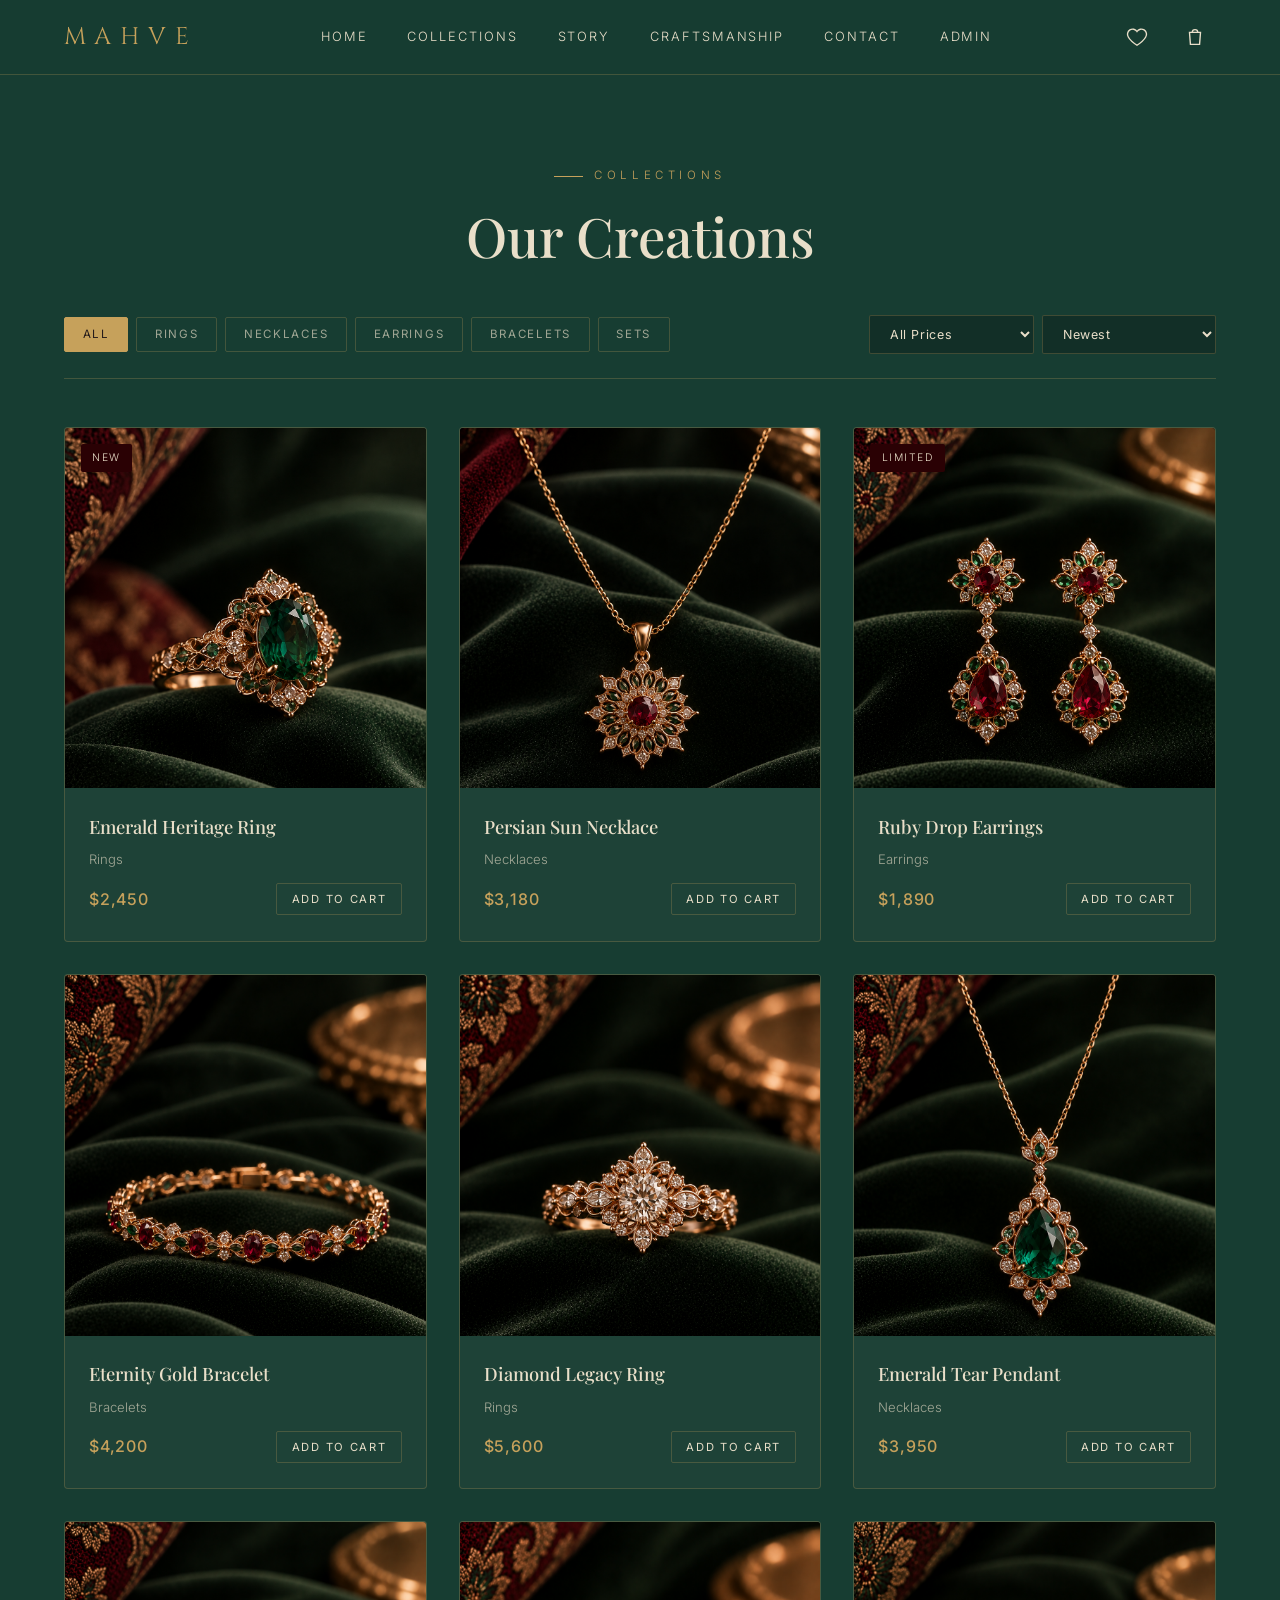
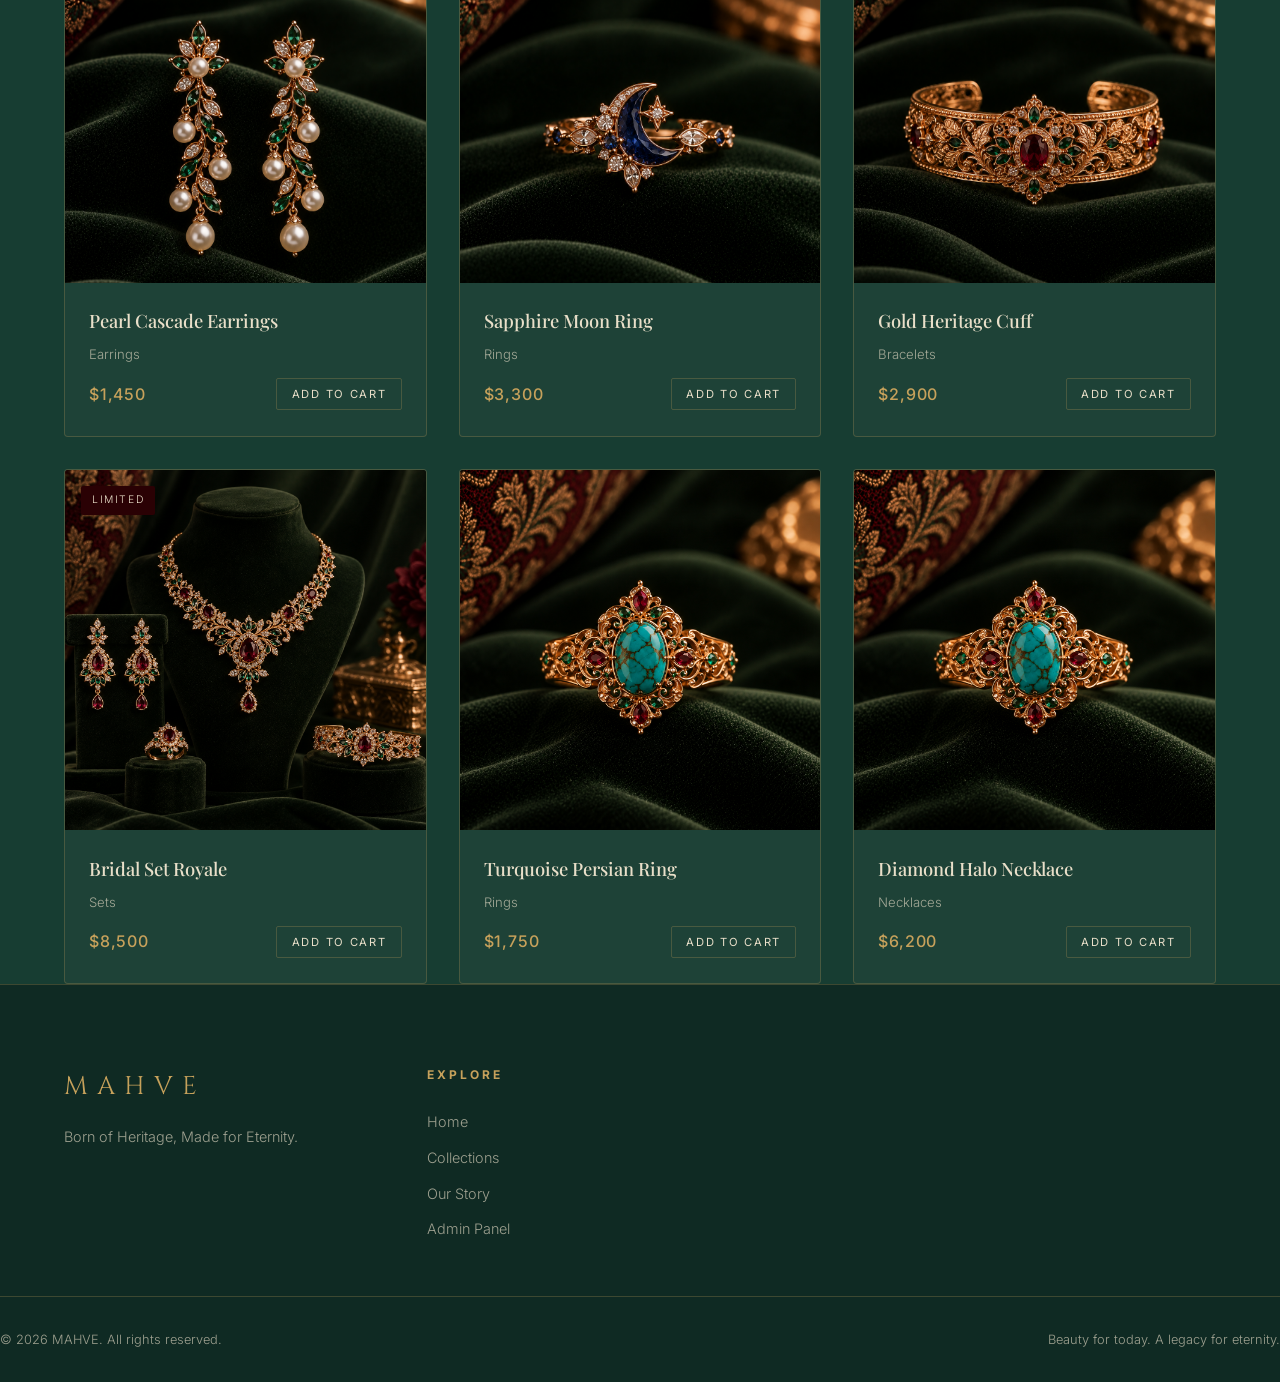
<file: products.html>
<!DOCTYPE html>
<html lang="en">
<head>
  <meta charset="UTF-8" />
  <meta name="viewport" content="width=device-width, initial-scale=1.0" />
  <title>Collections — MAHVE</title>

  <!-- پیش‌بارگذاری فونت‌های گوگل برای بهبود سرعت بارگذاری -->
  <link rel="preconnect" href="https://fonts.googleapis.com" />
  <link rel="preconnect" href="https://fonts.gstatic.com" crossorigin />
  <link href="https://fonts.googleapis.com/css2?family=Cinzel:wght@400;500;600;700&family=Playfair+Display:ital,wght@0,400;0,500;0,600;0,700;1,400&family=Inter:wght@300;400;500;600&display=swap" rel="stylesheet" />

  <!-- فایل استایل اصلی سایت -->
  <link rel="stylesheet" href="style.css" />
</head>
<body>

  <!-- ==================== هدر / نوار ناوبری ==================== -->
  <header class="nav nav--solid" id="nav">
    <div class="nav__inner">

      <!-- لوگوی برند -->
      <a href="index.html" class="nav__logo">MAHVE</a>

      <!-- لینک‌های منوی اصلی -->
      <nav class="nav__links">
        <a href="index.html" class="nav__link">Home</a>
        <a href="products.html" class="nav__link">Collections</a>
        <a href="index.html#story" class="nav__link">Story</a>
        <a href="index.html#craft" class="nav__link">Craftsmanship</a>
        <a href="index.html#contact" class="nav__link">Contact</a>
        <a href="admin.html" class="nav__link">Admin</a>
      </nav>

      <!-- دکمه‌های علاقه‌مندی، سبد خرید و منوی موبایل -->
      <div class="nav__actions">

        <!-- دکمه علاقه‌مندی‌ها همراه با شمارنده -->
        <button class="nav__icon" id="wishlistBtn" aria-label="Wishlist">
          <svg viewBox="0 0 24 24" fill="none" stroke="currentColor" stroke-width="1.5"><path d="M12 21s-7-4.5-9.5-9A5.5 5.5 0 0 1 12 6a5.5 5.5 0 0 1 9.5 6c-2.5 4.5-9.5 9-9.5 9z"/></svg>
          <span class="badge" id="wishlistCount">0</span>
        </button>

        <!-- دکمه سبد خرید همراه با شمارنده -->
        <button class="nav__icon" id="cartBtn" aria-label="Cart">
          <svg viewBox="0 0 24 24" fill="none" stroke="currentColor" stroke-width="1.5"><path d="M6 7h12l-1 13H7L6 7z"/><path d="M9 7a3 3 0 0 1 6 0"/></svg>
          <span class="badge" id="cartCount">0</span>
        </button>

        <!-- دکمه منوی همبرگری برای موبایل -->
        <button class="nav__toggle" id="navToggle" aria-label="Menu"><span></span><span></span><span></span></button>
      </div>
    </div>
  </header>

  <!-- ==================== محتوای اصلی صفحه محصولات ==================== -->
  <main class="products-page">
    <div class="container">

      <!-- عنوان صفحه -->
      <div class="products-page__head">
        <span class="section-eyebrow">Collections</span>
        <h1 class="section-title">Our Creations</h1>
      </div>

      <!-- ==================== بخش فیلترها ==================== -->
      <div class="filters">

        <!-- فیلتر دسته‌بندی محصولات (رینگ، گردنبند، گوشواره و ...) -->
        <div class="filters__group" id="categoryFilters">
          <button class="filter-btn is-active" data-cat="all">All</button>
          <button class="filter-btn" data-cat="rings">Rings</button>
          <button class="filter-btn" data-cat="necklaces">Necklaces</button>
          <button class="filter-btn" data-cat="earrings">Earrings</button>
          <button class="filter-btn" data-cat="bracelets">Bracelets</button>
          <button class="filter-btn" data-cat="sets">Sets</button>
        </div>

        <!-- فیلتر محدوده قیمت و مرتب‌سازی -->
        <div class="filters__group">
          <select id="priceFilter" class="filter-select">
            <option value="all">All Prices</option>
            <option value="0-2000">Under $2,000</option>
            <option value="2000-5000">$2,000 – $5,000</option>
            <option value="5000-999999">$5,000+</option>
          </select>
          <select id="sortFilter" class="filter-select">
            <option value="newest">Newest</option>
            <option value="price-asc">Price: Low to High</option>
            <option value="price-desc">Price: High to Low</option>
          </select>
        </div>
      </div>

      <!-- شبکه نمایش محصولات (به‌صورت داینامیک با جاوااسکریپت پر می‌شود) -->
      <div class="products-grid" id="productsGrid"></div>

      <!-- پیام نمایش داده‌شده وقتی هیچ محصولی با فیلترها مطابقت ندارد -->
      <p class="products-empty" id="productsEmpty" style="display:none">No pieces match your filters.</p>
    </div>
  </main>

  <!-- ==================== فوتر ==================== -->
  <footer class="footer">
    <div class="container footer__grid">

      <!-- برند و شعار -->
      <div class="footer__brand">
        <span class="footer__logo">MAHVE</span>
        <p>Born of Heritage, Made for Eternity.</p>
      </div>

      <!-- لینک‌های مفید -->
      <div class="footer__links">
        <h4>Explore</h4>
        <a href="index.html">Home</a>
        <a href="products.html">Collections</a>
        <a href="index.html#story">Our Story</a>
        <a href="admin.html">Admin Panel</a>
      </div>
    </div>

    <!-- نوار پایین فوتر (کپی‌رایت و شعار) -->
    <div class="footer__bottom">
      <span>© 2026 MAHVE. All rights reserved.</span>
      <span>Beauty for today. A legacy for eternity.</span>
    </div>
  </footer>

  <!-- ==================== لایه تاریک پشت کشوها (Drawer Overlay) ==================== -->
  <div class="drawer-overlay" id="drawerOverlay"></div>

  <!-- ==================== کشوی سبد خرید ==================== -->
  <aside class="drawer" id="cartDrawer">

    <!-- سربرگ کشو با دکمه بستن -->
    <div class="drawer__head"><h3>Your Cart</h3><button class="drawer__close" data-close>&times;</button></div>

    <!-- نوار پیشرفت ارسال رایگان -->
    <div class="shipping-bar">
      <p class="shipping-bar__text" id="shippingText">You're $10,000 away from free shipping</p>
      <div class="shipping-bar__track"><span class="shipping-bar__fill" id="shippingFill"></span></div>
    </div>

    <!-- بدنه کشو: لیست آیتم‌های سبد خرید -->
    <div class="drawer__body" id="cartItems"></div>

    <!-- پایین کشو: جمع کل و دکمه پرداخت -->
    <div class="drawer__foot">
      <div class="drawer__total"><span>Total</span><strong id="cartTotal">$0</strong></div>
      <a href="checkout.html" class="btn btn--gold btn--full">Checkout</a>
    </div>
  </aside>

  <!-- ==================== کشوی علاقه‌مندی‌ها ==================== -->
  <aside class="drawer" id="wishlistDrawer">
    <div class="drawer__head"><h3>Wishlist</h3><button class="drawer__close" data-close>&times;</button></div>
    <div class="drawer__body" id="wishlistItems"></div>
  </aside>

  <!-- ==================== پیام Toast (اعلان کوتاه) ==================== -->
  <div class="toast" id="toast"></div>

  <!-- فایل اسکریپت اصلی سایت -->
  <script src="script.js"></script>
</body>
</html>
</file>
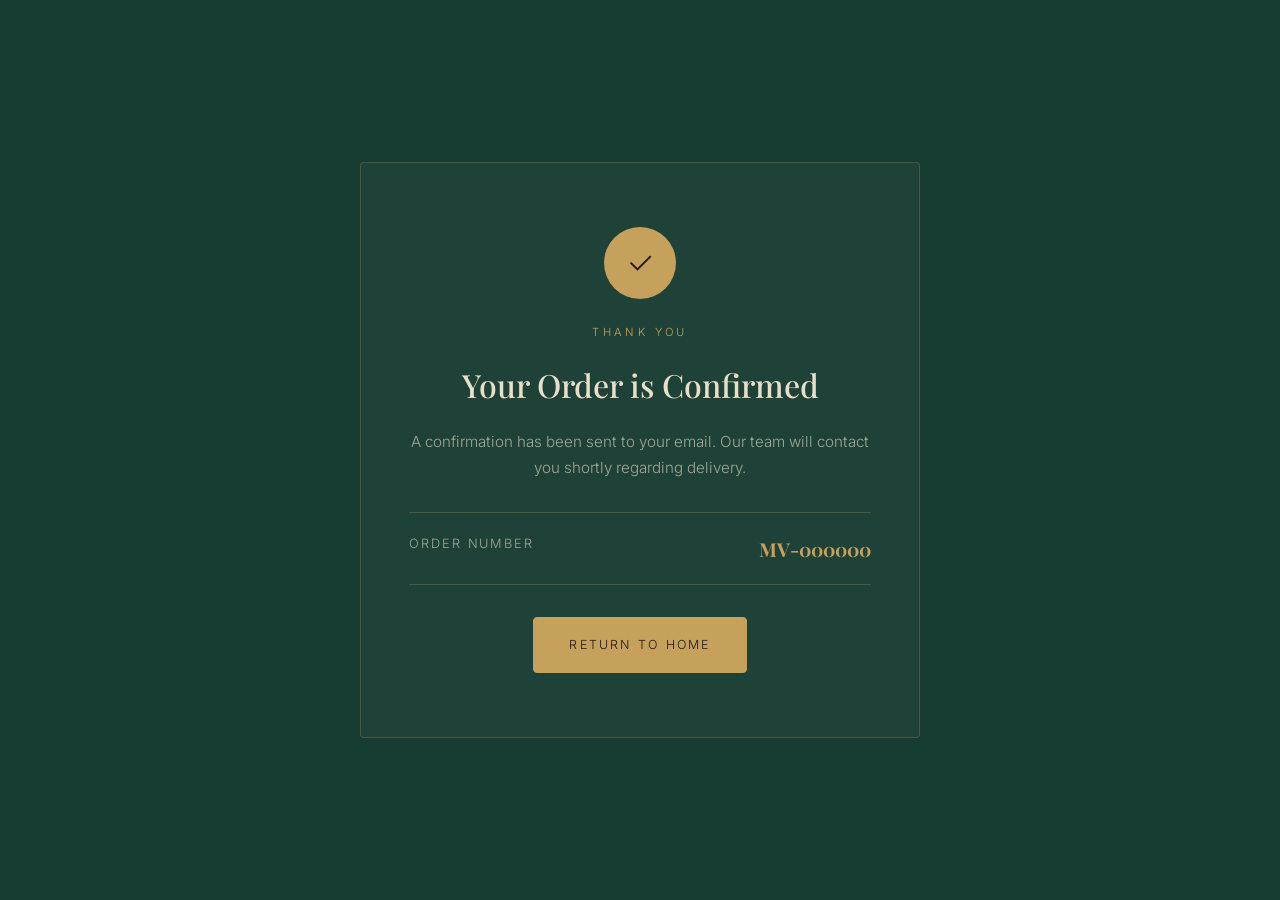
<file: success.html>
<!DOCTYPE html>
<!-- ============================================
     MAHVE — صفحه تایید سفارش (Success Page)
     این صفحه بعد از تکمیل خرید نمایش داده می‌شود
     ============================================ -->
<html lang="en">
<head>
  <!-- ========== تنظیمات پایه ========== -->
  <meta charset="UTF-8" />
  <meta name="viewport" content="width=device-width, initial-scale=1.0" />
  <title>Order Confirmed — MAHVE</title>

  <!-- ========== فونت‌های گوگل ========== -->
  <!-- Cinzel: لوگو | Playfair: تیترها | Inter: متن بدنه -->
  <link rel="preconnect" href="https://fonts.googleapis.com" />
  <link rel="preconnect" href="https://fonts.gstatic.com" crossorigin />
  <link href="https://fonts.googleapis.com/css2?family=Cinzel:wght@400;500;600;700&family=Playfair+Display:ital,wght@0,400;0,500;0,600;0,700;1,400&family=Inter:wght@300;400;500;600&display=swap" rel="stylesheet" />

  <!-- ========== استایل اصلی سایت ========== -->
  <link rel="stylesheet" href="style.css" />
</head>

<!-- کلاس success-body: پس‌زمینه و چیدمان وسط‌چین این صفحه را کنترل می‌کند -->
<body class="success-body">

  <!-- ========== محتوای اصلی ========== -->
  <main class="success-page">
    <div class="success-card">

      <!-- آیکون تیک سبز (با انیمیشن pop ظاهر می‌شود) -->
      <div class="success-card__icon">✓</div>

      <!-- برچسب کوچک بالای تیتر -->
      <span class="success-card__eyebrow">Thank You</span>

      <!-- تیتر اصلی صفحه -->
      <h1 class="success-card__title">Your Order is Confirmed</h1>

      <!-- متن توضیحی -->
      <p class="success-card__text">A confirmation has been sent to your email. Our team will contact you shortly regarding delivery.</p>

      <!-- ========== شماره سفارش ========== -->
      <!-- مقدار این قسمت توسط script.js از localStorage خوانده و پر می‌شود -->
      <div class="success-card__order">
        <span>Order Number</span>
        <strong id="orderNumber">—</strong>
      </div>

      <!-- دکمه بازگشت به صفحه اصلی -->
      <a href="index.html" class="btn btn--gold">Return to Home</a>

    </div>
  </main>

  <!-- ========== اسکریپت اصلی ========== -->
  <!-- initSuccess() در این فایل، شماره سفارش را از localStorage می‌خواند
       و داخل #orderNumber قرار می‌دهد -->
  <script src="script.js"></script>
</body>
</html>
</file>
<file: style.css>
/* ============================================
   MAHVE — Luxury Jewelry (Full CSS)
   پالت: زمردی #173D32 / شرابی #641C32 / طلایی #C6A15B
   ============================================ */

/* ---------- متغیرهای سراسری (رنگ، فونت، فاصله) ---------- */
:root{
  --emerald:#173D32;          /* سبز زمردی اصلی */
  --emerald-light:#1f5142;    /* زمردی روشن‌تر */
  --wine:#2A0104;             /* شرابی تیره (badgeها) */
  --gold:#C6A15B;             /* طلایی برند */
  --gold-light:#d8b878;       /* طلایی روشن (hover) */
  --cream:#E9DFC9;            /* کرم متن اصلی */
  --charcoal:#241B1B;         /* ذغالی متن روی طلایی */

  --bg:#173D32;               /* پس‌زمینه کل سایت */
  --text:#E9DFC9;             /* رنگ متن پیش‌فرض */
  --text-dim:rgba(233,223,201,.65); /* متن کم‌رنگ */
  --line:rgba(198,161,91,.25);      /* خطوط و حاشیه‌ها */

  --font-logo:'Cinzel', serif;       /* فونت لوگو */
  --font-title:'Playfair Display', serif; /* فونت تیترها */
  --font-body:'Inter', sans-serif;   /* فونت متن بدنه */

  --radius:4px;               /* گردی گوشه‌ها */
  --ease:cubic-bezier(.22,.61,.36,1); /* منحنی انیمیشن */
}

/* ---------- ریست و پایه ---------- */
*{margin:0;padding:0;box-sizing:border-box}
html{scroll-behavior:smooth}
body{
  background:var(--bg);
  color:var(--text);
  font-family:var(--font-body);
  font-weight:300;
  line-height:1.7;
  overflow-x:hidden;
  -webkit-font-smoothing:antialiased;
}
img{max-width:100%;display:block}
a{color:inherit;text-decoration:none}
button{font-family:inherit;cursor:pointer;border:none;background:none;color:inherit}
input,textarea,select{font-family:inherit;font-size:1rem}

.container{width:min(1280px,90%);margin:0 auto}
section{padding:120px 0;position:relative}

/* ---------- نشانگر ماوس سفارشی ---------- */
.cursor,.cursor-dot{
  position:fixed;top:0;left:0;pointer-events:none;z-index:9999;
  border-radius:50%;transform:translate(-50%,-50%);
  transition:transform .15s ease,width .3s,height .3s,opacity .3s;
  mix-blend-mode:difference;
}
.cursor{width:36px;height:36px;border:1px solid var(--gold)}
.cursor-dot{width:4px;height:4px;background:var(--gold)}
.cursor.is-hover{width:60px;height:60px;background:rgba(198,161,91,.15)}
@media(hover:none){.cursor,.cursor-dot{display:none}}

/* ---------- پیش‌لودر (صفحه بارگذاری اولیه) ---------- */
.preloader{
  position:fixed;inset:0;z-index:10000;background:var(--emerald);
  display:flex;align-items:center;justify-content:center;
  transition:opacity .8s ease,visibility .8s;
}
.preloader.is-done{opacity:0;visibility:hidden}
.preloader__inner{text-align:center}
.preloader__logo{
  font-family:var(--font-logo);font-size:clamp(2rem,6vw,3.5rem);
  letter-spacing:.4em;color:var(--gold);display:block;margin-bottom:1.5rem;
}
.preloader__line{width:200px;height:1px;background:var(--line);margin:0 auto 1.5rem;overflow:hidden}
.preloader__line span{display:block;height:100%;width:0;background:var(--gold);animation:load 2.2s var(--ease) forwards}
@keyframes load{to{width:100%}}
.preloader__tagline{font-size:.7rem;letter-spacing:.35em;text-transform:uppercase;color:var(--text-dim)}

/* ---------- نوار ناوبری (Navbar) ---------- */
.nav{
  position:fixed;top:0;left:0;width:100%;z-index:900;
  padding:1.4rem 0;transition:background .4s ease,padding .4s ease;
}
.nav.is-scrolled,.nav--solid{
  background:rgba(23,61,50,.95);backdrop-filter:blur(12px);
  padding:1rem 0;border-bottom:1px solid var(--line);
}
.nav__inner{
  width:min(1280px,90%);margin:0 auto;
  display:flex;align-items:center;justify-content:space-between;gap:2rem;
}
.nav__logo{font-family:var(--font-logo);font-size:1.5rem;letter-spacing:.35em;color:var(--gold)}
.nav__links{display:flex;gap:2.5rem}
.nav__link{
  font-size:.8rem;letter-spacing:.15em;text-transform:uppercase;
  position:relative;padding:.3rem 0;color:var(--text);transition:color .3s;
}
.nav__link::after{
  content:'';position:absolute;left:0;bottom:0;height:1px;width:0;
  background:var(--gold);transition:width .4s var(--ease);
}
.nav__link:hover{color:var(--gold)}
.nav__link:hover::after{width:100%}
.nav__actions{display:flex;align-items:center;gap:1rem}
.nav__icon{
  position:relative;width:42px;height:42px;display:grid;place-items:center;
  color:var(--text);transition:color .3s;
}
.nav__icon svg{width:22px;height:22px}
.nav__icon:hover{color:var(--gold)}
.badge{
  position:absolute;top:2px;right:2px;min-width:18px;height:18px;
  background:var(--wine);color:var(--cream);font-size:.65rem;
  border-radius:50%;display:grid;place-items:center;padding:0 4px;
  opacity:0;transform:scale(.5);transition:.3s var(--ease);
}
.badge.is-visible{opacity:1;transform:scale(1)}
.nav__toggle{display:none;flex-direction:column;gap:5px;padding:8px}
.nav__toggle span{width:24px;height:1.5px;background:var(--text);transition:.3s}
.nav__step{font-size:.8rem;letter-spacing:.2em;text-transform:uppercase;color:var(--text-dim)}

/* ---------- دکمه‌ها ---------- */
.btn{
  display:inline-flex;align-items:center;justify-content:center;gap:.6rem;
  padding:1rem 2.2rem;font-size:.78rem;letter-spacing:.18em;text-transform:uppercase;
  border:1px solid var(--gold);border-radius:var(--radius);
  transition:all .4s var(--ease);position:relative;overflow:hidden;
}
.btn--gold{background:var(--gold);color:var(--charcoal)}
.btn--gold:hover{background:var(--gold-light);box-shadow:0 0 30px rgba(198,161,91,.35)}
.btn--ghost{color:var(--cream);border-color:rgba(233,223,201,.35)}
.btn--ghost:hover{border-color:var(--gold);color:var(--gold)}
.btn--full{width:100%}

/* ---------- تیترهای بخش‌ها ---------- */
.section-eyebrow{
  display:inline-block;font-size:.72rem;letter-spacing:.4em;text-transform:uppercase;
  color:var(--gold);margin-bottom:1.2rem;position:relative;padding-left:2.5rem;
}
.section-eyebrow::before{
  content:'';position:absolute;left:0;top:50%;width:1.8rem;height:1px;background:var(--gold);
}
.section-title{
  font-family:var(--font-title);font-weight:500;
  font-size:clamp(2rem,4.5vw,3.4rem);line-height:1.15;margin-bottom:2rem;color:var(--cream);
}
.section-head{margin-bottom:4rem}
.section-head--center{text-align:center}
.section-head--center .section-eyebrow{padding-left:0}
.section-head--center .section-eyebrow::before{display:none}

/* ---------- بخش قهرمان (Hero) ---------- */
.hero{min-height:100vh;display:flex;align-items:center;padding:0;position:relative;overflow:hidden}
.hero__bg{position:absolute;inset:0;z-index:-2}
.hero__bg img{width:100%;height:100%;object-fit:cover;animation:slowZoom 18s ease-in-out infinite alternate}
@keyframes slowZoom{to{transform:scale(1.08)}}
.hero__overlay{
  position:absolute;inset:0;z-index:-1;
  background:linear-gradient(180deg,rgba(23,61,50,.55) 0%,rgba(23,61,50,.85) 70%,var(--emerald) 100%);
}
.hero__content{width:min(1280px,90%);margin:0 auto;max-width:800px}
.hero__eyebrow{
  display:inline-block;font-size:.75rem;letter-spacing:.4em;text-transform:uppercase;
  color:var(--gold);margin-bottom:1.5rem;
  opacity:0;animation:fadeUp 1s var(--ease) .2s forwards;
}
.hero__title{
  font-family:var(--font-title);font-weight:500;
  font-size:clamp(2.8rem,7vw,5.5rem);line-height:1.05;color:var(--cream);
  margin-bottom:1.8rem;
}
.hero__title .reveal-line{display:block;overflow:hidden;opacity:0;transform:translateY(40px);animation:revealUp 1.1s var(--ease) forwards}
.hero__title .reveal-line:nth-child(2){animation-delay:.25s}
.hero__sub{
  font-size:1.05rem;color:var(--text-dim);max-width:520px;margin-bottom:2.5rem;
  opacity:0;animation:fadeUp 1s var(--ease) .7s forwards;
}
.hero__actions{display:flex;gap:1rem;flex-wrap:wrap;opacity:0;animation:fadeUp 1s var(--ease) .9s forwards}
.hero__scroll{
  position:absolute;bottom:2.5rem;left:50%;transform:translateX(-50%);
  font-size:.7rem;letter-spacing:.3em;text-transform:uppercase;color:var(--text-dim);
  display:flex;flex-direction:column;align-items:center;gap:.8rem;
}
.hero__scroll::after{
  content:'';width:1px;height:50px;background:linear-gradient(var(--gold),transparent);
  animation:scrollLine 2s ease-in-out infinite;
}
@keyframes scrollLine{0%,100%{transform:scaleY(.3);opacity:.4}50%{transform:scaleY(1);opacity:1}}
@keyframes revealUp{to{opacity:1;transform:translateY(0)}}
@keyframes fadeUp{from{opacity:0;transform:translateY(20px)}to{opacity:1;transform:translateY(0)}}

/* ---------- بخش داستان برند (Story) ---------- */
.story__grid{display:grid;grid-template-columns:1fr 1.1fr;gap:5rem;align-items:center}
.story__media{position:relative}
.story__media img{border-radius:var(--radius);filter:brightness(.92)}
.story__badge{
  position:absolute;bottom:-1.5rem;right:-1.5rem;background:var(--wine);color:var(--cream);
  padding:1.2rem 1.8rem;font-family:var(--font-title);font-size:1.1rem;letter-spacing:.1em;
  border-radius:var(--radius);
}
.story__text p{color:var(--text-dim);margin-bottom:1.2rem;font-size:.98rem}
.story__closing{color:var(--cream)!important;font-style:italic;padding-left:1.5rem;border-left:2px solid var(--gold)}
.story__signature{
  font-family:var(--font-title);font-size:1.1rem;color:var(--gold);
  margin-top:2rem;font-style:italic;
}

/* ---------- بخش کالکشن‌ها (Collections) ---------- */
.collections__grid{display:grid;grid-template-columns:repeat(4,1fr);gap:1.5rem}
.collection-card{
  position:relative;overflow:hidden;border-radius:var(--radius);aspect-ratio:3/4;
  display:block;
}
.collection-card img{width:100%;height:100%;object-fit:cover;transition:transform 1.2s var(--ease)}
.collection-card::after{
  content:'';position:absolute;inset:0;
  background:linear-gradient(180deg,transparent 40%,rgba(23,61,50,.9));
  transition:opacity .4s;
}
.collection-card__overlay{position:absolute;left:0;bottom:0;width:100%;padding:2rem 1.5rem;z-index:2}
.collection-card__overlay h3{font-family:var(--font-title);font-size:1.5rem;color:var(--cream);margin-bottom:.4rem}
.collection-card__overlay span{
  font-size:.72rem;letter-spacing:.2em;text-transform:uppercase;color:var(--gold);
  position:relative;display:inline-block;
}
.collection-card__overlay span::after{
  content:'';position:absolute;left:0;bottom:-4px;width:0;height:1px;background:var(--gold);transition:width .4s var(--ease);
}
.collection-card:hover img{transform:scale(1.06)}
.collection-card:hover .collection-card__overlay span::after{width:100%}

/* ---------- کارت محصول (Product Card) ---------- */
.featured__grid,.products-grid{display:grid;grid-template-columns:repeat(3,1fr);gap:2rem}
.product{
  background:rgba(233,223,201,.03);border:1px solid var(--line);border-radius:var(--radius);
  overflow:hidden;transition:border-color .4s,transform .4s var(--ease);
  display:flex;flex-direction:column;
}
.product:hover{border-color:var(--gold);transform:translateY(-4px)}
.product__media{position:relative;aspect-ratio:1/1;overflow:hidden;background:#1a1a1a}
.product__media img{width:100%;height:100%;object-fit:cover;transition:transform 1s var(--ease)}
.product:hover .product__media img{transform:scale(1.05)}
.product__badge{
  position:absolute;top:1rem;left:1rem;background:var(--wine);color:var(--cream);
  font-size:.65rem;letter-spacing:.15em;text-transform:uppercase;padding:.35rem .7rem;border-radius:2px;
}
.product__wish{
  position:absolute;top:1rem;right:1rem;width:38px;height:38px;
  background:rgba(23,61,50,.75);border:1px solid var(--line);border-radius:50%;
  display:grid;place-items:center;color:var(--cream);
  opacity:0;transform:translateY(-6px);transition:.35s var(--ease);
}
.product__wish svg{width:18px;height:18px}
.product:hover .product__wish{opacity:1;transform:translateY(0)}
.product__wish.is-active{color:var(--wine);border-color:var(--wine)}
.product__wish.is-active svg{fill:var(--wine)}
.product__info{padding:1.4rem 1.5rem 1.6rem}
.product__info h3{
  font-family:var(--font-title);font-size:1.15rem;font-weight:500;color:var(--cream);
  margin-bottom:.4rem;position:relative;display:inline-block;
}
.product__info h3::after{
  content:'';position:absolute;left:0;bottom:-3px;width:0;height:1px;background:var(--gold);transition:width .4s var(--ease);
}
.product:hover .product__info h3::after{width:100%}
.product__info p{font-size:.82rem;color:var(--text-dim);margin-bottom:.8rem}
.product__row{display:flex;align-items:center;justify-content:space-between;gap:1rem}
.product__price{color:var(--gold);font-weight:500;font-size:1rem;letter-spacing:.05em}
.product__add{
  font-size:.7rem;letter-spacing:.15em;text-transform:uppercase;color:var(--cream);
  border:1px solid var(--line);padding:.5rem .9rem;border-radius:2px;
  transition:.35s var(--ease);
}
.product__add:hover{background:var(--gold);color:var(--charcoal);border-color:var(--gold)}
.featured__cta{text-align:center;margin-top:3.5rem}

/* ---------- بخش صنعتگری (Craftsmanship) ---------- */
.craft{background:linear-gradient(180deg,var(--emerald) 0%,var(--emerald-light) 100%)}
.craft__grid{display:grid;grid-template-columns:repeat(4,1fr);gap:2rem;margin-top:3rem}
.craft__step{
  padding:2.5rem 1.8rem;border:1px solid var(--line);border-radius:var(--radius);
  transition:border-color .4s,background .4s;
}
.craft__step:hover{border-color:var(--gold);background:rgba(198,161,91,.04)}
.craft__num{font-family:var(--font-title);font-size:2.5rem;color:var(--gold);display:block;margin-bottom:1rem}
.craft__step h3{font-family:var(--font-title);font-size:1.4rem;color:var(--cream);margin-bottom:.8rem;font-weight:500}
.craft__step p{font-size:.9rem;color:var(--text-dim)}

/* ---------- نقل قول (Quote) ---------- */
.quote{background:var(--wine);padding:100px 0;text-align:center}
.quote__text{
  font-family:var(--font-title);font-style:italic;font-size:clamp(1.5rem,3.5vw,2.5rem);
  color:var(--cream);max-width:900px;margin:0 auto;line-height:1.4;
}

/* ---------- بخش تماس (Contact) ---------- */
.contact__grid{display:grid;grid-template-columns:1fr 1fr;gap:5rem}
.contact__info p{color:var(--text-dim);margin-bottom:2rem}
.contact__list{list-style:none}
.contact__list li{padding:1rem 0;border-bottom:1px solid var(--line);display:flex;gap:1.5rem;font-size:.95rem}
.contact__list li span{
  color:var(--gold);min-width:90px;font-size:.72rem;letter-spacing:.15em;text-transform:uppercase;
  padding-top:.2rem;
}
.contact__form{display:flex;flex-direction:column;gap:1rem}
/* استایل مشترک همه‌ی فیلدهای ورودی سایت */
.contact__form input,.contact__form textarea,
.checkout-form input,.payment-form input,
.admin-form input,.admin-form select,.admin-form textarea,
.admin-login input{
  background:transparent;border:1px solid var(--line);color:var(--cream);
  padding:1rem 1.2rem;border-radius:var(--radius);transition:border-color .3s;
}
.contact__form input:focus,.contact__form textarea:focus,
.checkout-form input:focus,.payment-form input:focus,
.admin-form input:focus,.admin-form select:focus,.admin-form textarea:focus,
.admin-login input:focus{
  outline:none;border-color:var(--gold);
}
.contact__form textarea{resize:vertical;min-height:140px}
.contact__form .btn{margin-top:.5rem}

/* ---------- فوتر (Footer) ---------- */
.footer{background:#0f2a23;padding:80px 0 0;border-top:1px solid var(--line)}
.footer__grid{display:grid;grid-template-columns:1.5fr 1fr 1fr 1.3fr;gap:3rem;padding-bottom:3rem}
.footer__logo{font-family:var(--font-logo);font-size:1.6rem;letter-spacing:.35em;color:var(--gold);display:block;margin-bottom:1rem}
.footer__brand p{color:var(--text-dim);font-size:.9rem;max-width:260px}
.footer__links h4,.footer__news h4{font-size:.75rem;letter-spacing:.25em;text-transform:uppercase;color:var(--gold);margin-bottom:1.2rem}
.footer__links a{display:block;color:var(--text-dim);font-size:.9rem;padding:.35rem 0;transition:color .3s}
.footer__links a:hover{color:var(--gold)}
.footer__news p{color:var(--text-dim);font-size:.9rem;margin-bottom:1rem}
.footer__news form{display:flex;border-bottom:1px solid var(--line)}
.footer__news input{background:transparent;border:none;color:var(--cream);padding:.6rem 0;flex:1;outline:none}
.footer__news button{color:var(--gold);font-size:1.2rem;padding:0 .5rem;transition:transform .3s}
.footer__news button:hover{transform:translateX(4px)}
.footer__bottom{
  border-top:1px solid var(--line);padding:2rem 0;
  display:flex;justify-content:space-between;gap:1rem;flex-wrap:wrap;
  font-size:.8rem;color:var(--text-dim);
}

/* ---------- کشوهای کناری (Cart / Wishlist) ---------- */
.drawer-overlay{
  position:fixed;inset:0;background:rgba(15,42,35,.75);backdrop-filter:blur(4px);
  opacity:0;visibility:hidden;transition:.4s;z-index:950;
}
.drawer-overlay.is-open{opacity:1;visibility:visible}
.drawer{
  position:fixed;top:0;right:0;width:min(420px,100%);height:100%;
  background:#122f27;border-left:1px solid var(--line);z-index:960;
  transform:translateX(100%);transition:transform .5s var(--ease);
  display:flex;flex-direction:column;
}
.drawer.is-open{transform:translateX(0)}
.drawer__head{
  display:flex;align-items:center;justify-content:space-between;
  padding:1.6rem 1.8rem;border-bottom:1px solid var(--line);
}
.drawer__head h3{font-family:var(--font-title);font-size:1.4rem;color:var(--cream);font-weight:500}
.drawer__close{font-size:1.8rem;color:var(--text-dim);line-height:1;transition:color .3s}
.drawer__close:hover{color:var(--gold)}
.drawer__body{flex:1;overflow-y:auto;padding:1.5rem 1.8rem}
.drawer__foot{padding:1.5rem 1.8rem;border-top:1px solid var(--line)}
.drawer__total{display:flex;justify-content:space-between;margin-bottom:1rem;font-size:1rem;color:var(--cream)}
.drawer__total strong{color:var(--gold);font-weight:500}

/* نوار ارسال رایگان */
.shipping-bar{padding:1.2rem 1.8rem;background:rgba(198,161,91,.06);border-bottom:1px solid var(--line)}
.shipping-bar__text{font-size:.78rem;color:var(--text-dim);margin-bottom:.7rem}
.shipping-bar__text.is-done{color:var(--gold)}
.shipping-bar__track{height:4px;background:rgba(233,223,201,.12);border-radius:2px;overflow:hidden}
.shipping-bar__fill{
  display:block;height:100%;width:0;
  background:linear-gradient(90deg,var(--gold),var(--gold-light));
  transition:width .6s var(--ease);
}

/* آیتم‌های سبد خرید / علاقه‌مندی */
.cart-item{display:flex;gap:1rem;padding:1rem 0;border-bottom:1px solid var(--line);align-items:center}
.cart-item img{width:64px;height:64px;object-fit:cover;border-radius:2px}
.cart-item__info{flex:1}
.cart-item__info h4{font-family:var(--font-title);font-size:.95rem;font-weight:500;color:var(--cream);margin-bottom:.2rem}
.cart-item__info span{font-size:.8rem;color:var(--gold)}
.cart-item__remove{font-size:1.2rem;color:var(--text-dim);transition:color .3s}
.cart-item__remove:hover{color:var(--wine)}
.cart-item__qty{display:flex;align-items:center;gap:.6rem;margin-top:.4rem}
.cart-item__qty button{
  width:22px;height:22px;border:1px solid var(--line);border-radius:2px;
  display:grid;place-items:center;font-size:.8rem;color:var(--cream);transition:.3s;
}
.cart-item__qty button:hover{border-color:var(--gold);color:var(--gold)}
.cart-empty{text-align:center;color:var(--text-dim);padding:3rem 0;font-size:.9rem}

/* ---------- صفحه محصولات (Products) ---------- */
.products-page{padding-top:160px;min-height:100vh}
.products-page__head{text-align:center;margin-bottom:3rem}
.filters{
  display:flex;justify-content:space-between;gap:1.5rem;flex-wrap:wrap;
  margin-bottom:3rem;padding-bottom:1.5rem;border-bottom:1px solid var(--line);
}
.filters__group{display:flex;gap:.5rem;flex-wrap:wrap;align-items:center}
.filter-btn{
  font-size:.72rem;letter-spacing:.15em;text-transform:uppercase;
  padding:.6rem 1.1rem;border:1px solid var(--line);border-radius:2px;
  color:var(--text-dim);transition:.35s var(--ease);
}
.filter-btn:hover{color:var(--gold);border-color:var(--gold)}
.filter-btn.is-active{background:var(--gold);color:var(--charcoal);border-color:var(--gold)}
.filter-select{
  background:#122f27;border:1px solid var(--line);color:var(--cream);
  padding:.6rem 1rem;border-radius:2px;font-size:.78rem;letter-spacing:.05em;cursor:pointer;
}
.filter-select:focus{outline:none;border-color:var(--gold)}
.products-empty{text-align:center;color:var(--text-dim);padding:3rem 0}

/* ---------- صفحه جزئیات محصول (Product Detail) ---------- */
.product-page{padding-top:160px;min-height:100vh}
.product-page__back{
  font-size:.75rem;letter-spacing:.15em;text-transform:uppercase;color:var(--text-dim);
  display:inline-block;margin-bottom:3rem;transition:color .3s;
}
.product-page__back:hover{color:var(--gold)}
.product-page__grid{display:grid;grid-template-columns:1.1fr 1fr;gap:5rem;align-items:start}
.product-detail__media{border-radius:var(--radius);overflow:hidden;background:#1a1a1a}
.product-detail__media img{width:100%;aspect-ratio:1/1;object-fit:cover}
.product-detail__info h1{
  font-family:var(--font-title);font-size:clamp(1.8rem,3.5vw,2.8rem);font-weight:500;
  color:var(--cream);margin-bottom:.6rem;
}
.product-detail__cat{font-size:.75rem;letter-spacing:.2em;text-transform:uppercase;color:var(--gold);margin-bottom:1.5rem;display:block}
.product-detail__price{font-family:var(--font-title);font-size:2rem;color:var(--gold);margin-bottom:1.8rem}
.product-detail__desc{color:var(--text-dim);margin-bottom:2rem;line-height:1.8}
.product-detail__actions{display:flex;gap:1rem;flex-wrap:wrap;margin-bottom:2rem}
.product-detail__meta{border-top:1px solid var(--line);padding-top:1.5rem}
.product-detail__meta li{display:flex;gap:1rem;padding:.6rem 0;font-size:.88rem;color:var(--text-dim)}
.product-detail__meta li span{color:var(--gold);min-width:120px;font-size:.72rem;letter-spacing:.15em;text-transform:uppercase;padding-top:.15rem}

/* ---------- صفحه تسویه حساب (Checkout) ---------- */
.checkout-page{padding-top:160px;min-height:100vh;padding-bottom:100px}
.checkout-page__grid{display:grid;grid-template-columns:1.3fr 1fr;gap:4rem;align-items:start}
.checkout-form__title{font-family:var(--font-title);font-size:1.5rem;color:var(--cream);margin:2rem 0 1rem;font-weight:500}
.checkout-form__title:first-child{margin-top:0}
.checkout-form{display:flex;flex-direction:column;gap:1rem}
.checkout-form input{width:100%}
.pay-option{
  display:flex;align-items:center;gap:.8rem;padding:1rem 1.2rem;
  border:1px solid var(--line);border-radius:var(--radius);cursor:pointer;
  font-size:.9rem;color:var(--cream);transition:.3s;
}
.pay-option:hover{border-color:var(--gold)}
.pay-option input{accent-color:var(--gold);width:auto}
.checkout-form .btn{margin-top:1rem}
.checkout-summary{
  background:rgba(233,223,201,.03);border:1px solid var(--line);border-radius:var(--radius);
  padding:2rem;position:sticky;top:120px;
}
.checkout-summary h3{font-family:var(--font-title);font-size:1.3rem;color:var(--cream);margin-bottom:1.5rem;font-weight:500}
.summary-item{display:flex;gap:1rem;padding:.8rem 0;border-bottom:1px solid var(--line);align-items:center}
.summary-item img{width:48px;height:48px;object-fit:cover;border-radius:2px}
.summary-item div{flex:1;font-size:.85rem}
.summary-item div strong{display:block;color:var(--cream);font-weight:400;font-family:var(--font-title)}
.summary-item div span{color:var(--text-dim);font-size:.75rem}
.summary-item > span{color:var(--gold);font-size:.85rem}
.checkout-summary__row{display:flex;justify-content:space-between;padding:.8rem 0;font-size:.9rem;color:var(--text-dim)}
.checkout-summary__row strong{color:var(--cream);font-weight:400}
.checkout-summary__row--total{border-top:1px solid var(--line);margin-top:.5rem;padding-top:1.2rem;font-size:1.1rem;color:var(--cream)}
.checkout-summary__row--total strong{color:var(--gold);font-family:var(--font-title);font-size:1.4rem}

/* ---------- صفحه پرداخت (Payment) ---------- */
.payment-page{padding-top:160px;min-height:100vh;padding-bottom:100px;display:flex;align-items:center}
.payment-page__inner{display:flex;justify-content:center}
.payment-card{
  background:rgba(233,223,201,.03);border:1px solid var(--line);border-radius:var(--radius);
  padding:3rem;width:min(520px,100%);
}
.payment-card__eyebrow{font-size:.7rem;letter-spacing:.3em;text-transform:uppercase;color:var(--gold);display:block;margin-bottom:1rem}
.payment-card__title{font-family:var(--font-title);font-size:2rem;color:var(--cream);margin-bottom:.6rem;font-weight:500}
.payment-card__note{font-size:.85rem;color:var(--text-dim);margin-bottom:2rem;padding-bottom:1.5rem;border-bottom:1px solid var(--line)}
.payment-form{display:flex;flex-direction:column;gap:1rem}
.payment-form input{width:100%}
.payment-form__row{display:grid;grid-template-columns:1fr 1fr;gap:1rem}
.payment-form__amount{
  display:flex;justify-content:space-between;align-items:center;
  padding:1.2rem 0;border-top:1px solid var(--line);border-bottom:1px solid var(--line);margin:.5rem 0 1rem;
}
.payment-form__amount span{font-size:.8rem;letter-spacing:.15em;text-transform:uppercase;color:var(--text-dim)}
.payment-form__amount strong{font-family:var(--font-title);font-size:1.6rem;color:var(--gold)}

/* ---------- صفحه موفقیت (Success) ---------- */
.success-body{display:flex;align-items:center;justify-content:center;min-height:100vh}
.success-page{padding:2rem;width:100%;display:flex;justify-content:center}
.success-card{
  background:rgba(233,223,201,.03);border:1px solid var(--line);border-radius:var(--radius);
  padding:4rem 3rem;max-width:560px;text-align:center;
}
.success-card__icon{
  width:72px;height:72px;border-radius:50%;background:var(--gold);color:var(--charcoal);
  display:grid;place-items:center;font-size:2rem;margin:0 auto 1.5rem;
  animation:pop .6s var(--ease);
}
@keyframes pop{0%{transform:scale(0)}70%{transform:scale(1.15)}100%{transform:scale(1)}}
.success-card__eyebrow{font-size:.7rem;letter-spacing:.3em;text-transform:uppercase;color:var(--gold);display:block;margin-bottom:1rem}
.success-card__title{font-family:var(--font-title);font-size:2rem;color:var(--cream);margin-bottom:1rem;font-weight:500}
.success-card__text{color:var(--text-dim);font-size:.95rem;margin-bottom:2rem}
.success-card__order{
  display:flex;justify-content:space-between;padding:1.2rem 0;
  border-top:1px solid var(--line);border-bottom:1px solid var(--line);margin-bottom:2rem;
}
.success-card__order span{font-size:.8rem;letter-spacing:.15em;text-transform:uppercase;color:var(--text-dim)}
.success-card__order strong{color:var(--gold);font-family:var(--font-title);font-size:1.2rem}

/* ---------- توست (پیام اعلان کوچک) ---------- */
.toast{
  position:fixed;bottom:2rem;left:50%;transform:translate(-50%,30px);
  background:var(--gold);color:var(--charcoal);padding:1rem 2rem;border-radius:var(--radius);
  font-size:.85rem;letter-spacing:.05em;z-index:9999;
  opacity:0;visibility:hidden;transition:.4s var(--ease);
  box-shadow:0 10px 40px rgba(0,0,0,.3);
}
.toast.is-show{opacity:1;visibility:visible;transform:translate(-50%,0)}

/* ============================================
   صفحه پنل ادمین (Admin)
   ============================================ */
.admin-page{padding-top:160px;min-height:100vh;padding-bottom:100px}

/* --- کارت ورود --- */
.admin-login{display:flex;justify-content:center}
.admin-login__card{
  background:rgba(233,223,201,.03);border:1px solid var(--line);border-radius:var(--radius);
  padding:3rem;width:min(480px,100%);text-align:center;
}
.admin-login__hint{
  font-size:.82rem;color:var(--text-dim);margin-bottom:2rem;
  padding:1rem;background:rgba(198,161,91,.06);border:1px dashed var(--line);border-radius:var(--radius);
}
.admin-login__hint code{color:var(--gold);font-family:monospace;letter-spacing:.05em}
.admin-login form{display:flex;flex-direction:column;gap:1rem;margin-bottom:1.5rem}
.admin-login__back a{font-size:.78rem;letter-spacing:.15em;text-transform:uppercase;color:var(--text-dim);transition:color .3s}
.admin-login__back a:hover{color:var(--gold)}

/* --- هدر داشبورد --- */
.admin-dashboard__head{
  display:flex;justify-content:space-between;align-items:end;gap:2rem;
  flex-wrap:wrap;margin-bottom:2rem;padding-bottom:2rem;border-bottom:1px solid var(--line);
}
.admin-dashboard__actions{display:flex;gap:.8rem;flex-wrap:wrap}
.admin-dashboard__actions .btn{padding:.7rem 1.2rem;font-size:.7rem}

/* --- تب‌ها (Products / Contacts) --- */
.admin-tabs{
  display:flex;gap:.4rem;margin-bottom:2rem;
  border-bottom:1px solid var(--line);
}
.admin-tab{
  padding:.9rem 1.6rem;
  font-size:.78rem;letter-spacing:.15em;text-transform:uppercase;
  color:var(--text-dim);
  border-bottom:2px solid transparent;
  transition:.3s;
  cursor:pointer;
}
.admin-tab:hover{color:var(--gold)}
.admin-tab.is-active{color:var(--gold);border-bottom-color:var(--gold)}
.admin-tab-panel{display:none}
.admin-tab-panel.is-active{display:block}

/* --- چیدمان دو ستونه فرم + لیست --- */
.admin-layout{display:grid;grid-template-columns:1fr 1.2fr;gap:3rem;align-items:start}

/* --- ستون فرم --- */
.admin-form-wrap{
  background:rgba(233,223,201,.03);border:1px solid var(--line);
  border-radius:var(--radius);padding:2rem;position:sticky;top:120px;
}
.admin-form__title{font-family:var(--font-title);font-size:1.3rem;color:var(--cream);margin-bottom:1.5rem;font-weight:500}
.admin-form{display:flex;flex-direction:column;gap:.9rem}
.admin-form select{background:#122f27;cursor:pointer}
.admin-form textarea{resize:vertical;min-height:80px}
.admin-form .btn{margin-top:.5rem}

/* --- ستون لیست --- */
.admin-list-wrap{min-width:0}

/* --- لیست محصولات --- */
.admin-product-list{display:flex;flex-direction:column;gap:.8rem}
.admin-product{
  display:flex;align-items:center;gap:1rem;padding:.8rem;
  background:rgba(233,223,201,.03);border:1px solid var(--line);border-radius:var(--radius);
  transition:border-color .3s;
}
.admin-product:hover{border-color:var(--gold)}
.admin-product img{width:60px;height:60px;object-fit:cover;border-radius:2px;flex-shrink:0}
.admin-product__info{flex:1;min-width:0}
.admin-product__info strong{
  display:block;font-family:var(--font-title);font-weight:500;color:var(--cream);
  font-size:1rem;margin-bottom:.2rem;white-space:nowrap;overflow:hidden;text-overflow:ellipsis;
}
.admin-product__info span{font-size:.78rem;color:var(--text-dim)}
.admin-product__del{
  width:40px;height:40px;border:1px solid var(--line);border-radius:50%;
  display:grid;place-items:center;font-size:1.1rem;color:var(--text-dim);
  transition:.3s;flex-shrink:0;
}
.admin-product__del:hover{color:var(--wine);border-color:var(--wine);background:rgba(42,1,4,.2)}

/* --- هدر لیست مخاطبین + جستجو --- */
.admin-list-head{
  display:flex;justify-content:space-between;align-items:center;
  gap:1rem;flex-wrap:wrap;margin-bottom:1.5rem;
}
.admin-list-head .admin-form__title{margin-bottom:0}
.admin-search{
  background:#122f27;border:1px solid var(--line);color:var(--cream);
  padding:.6rem 1rem;border-radius:var(--radius);
  font-size:.82rem;width:min(240px,100%);transition:border-color .3s;
}
.admin-search:focus{outline:none;border-color:var(--gold)}

/* --- لیست مخاطبین --- */
.admin-contact-list{display:flex;flex-direction:column;gap:.8rem}
.admin-contact{
  display:flex;align-items:center;gap:1rem;padding:.9rem;
  background:rgba(233,223,201,.03);border:1px solid var(--line);
  border-radius:var(--radius);transition:border-color .3s;
}
.admin-contact:hover{border-color:var(--gold)}
.admin-contact__avatar{
  width:44px;height:44px;border-radius:50%;
  background:var(--gold);color:var(--charcoal);
  display:grid;place-items:center;
  font-family:var(--font-title);font-size:1.15rem;font-weight:600;
  flex-shrink:0;
}
.admin-contact__info{flex:1;min-width:0;display:flex;flex-direction:column;gap:2px}
.admin-contact__info strong{
  font-family:var(--font-title);font-weight:500;
  color:var(--cream);font-size:.98rem;
}
.admin-contact__info span{font-size:.78rem;color:var(--text-dim);word-break:break-all}
.admin-contact__actions{display:flex;gap:.4rem;flex-shrink:0}
.admin-contact__edit,.admin-contact__del{
  width:38px;height:38px;border-radius:50%;
  border:1px solid var(--line);
  display:grid;place-items:center;font-size:1rem;
  color:var(--text-dim);transition:.3s;
}
.admin-contact__edit:hover{color:var(--gold);border-color:var(--gold);background:rgba(198,161,91,.08)}
.admin-contact__del:hover{color:var(--wine);border-color:var(--wine);background:rgba(42,1,4,.2)}

/* ---------- مدال تایید (Confirm) ---------- */
.confirm-modal{position:fixed;inset:0;z-index:10050;display:none}
.confirm-modal.is-open{display:block}
.confirm-modal__overlay{
  position:absolute;inset:0;
  background:rgba(15,42,35,.82);backdrop-filter:blur(6px);
}
.confirm-modal__box{
  position:relative;width:min(400px,90%);margin:22vh auto 0;
  background:#122f27;border:1px solid var(--line);border-radius:var(--radius);
  padding:2rem 1.8rem 1.6rem;text-align:center;
  animation:modalPop .35s var(--ease);
}
@keyframes modalPop{
  from{opacity:0;transform:translateY(20px) scale(.97)}
  to{opacity:1;transform:translateY(0) scale(1)}
}
.confirm-modal__title{
  font-family:var(--font-title);font-size:1.3rem;
  color:var(--cream);font-weight:500;margin-bottom:.6rem;
}
.confirm-modal__text{color:var(--text-dim);font-size:.88rem;margin-bottom:1.6rem}
.confirm-modal__actions{display:flex;gap:.6rem}
.confirm-modal__actions .btn{flex:1;justify-content:center;padding:.8rem 1rem}

/* ---------- مدال ویرایش مخاطب ---------- */
.contacts-modal{position:fixed;inset:0;z-index:10000;display:none}
.contacts-modal.is-open{display:block}
.contacts-modal__overlay{
  position:absolute;inset:0;
  background:rgba(15,42,35,.78);backdrop-filter:blur(6px);
}
.contacts-modal__box{
  position:relative;width:min(460px,94%);max-height:80vh;
  margin:10vh auto 0;background:#122f27;border:1px solid var(--line);
  border-radius:var(--radius);display:flex;flex-direction:column;
  animation:modalPop .35s var(--ease);
}
.contacts-modal__head{
  display:flex;align-items:center;justify-content:space-between;
  padding:1.4rem 1.6rem;border-bottom:1px solid var(--line);
}
.contacts-modal__head h3{
  font-family:var(--font-title);font-size:1.2rem;color:var(--cream);font-weight:500;
}
.contacts-modal__close{
  font-size:1.8rem;line-height:1;color:var(--text-dim);transition:color .3s;
}
.contacts-modal__close:hover{color:var(--gold)}

/* ============================================
   ریسپانسیو (Responsive)
   ============================================ */

/* ---------- تبلت (تا 1024px) ---------- */
@media(max-width:1024px){
  section{padding:80px 0}
  .story__grid,.contact__grid,.product-page__grid,.checkout-page__grid,.admin-layout{grid-template-columns:1fr;gap:2.5rem}
  .collections__grid,.featured__grid,.products-grid,.craft__grid{grid-template-columns:repeat(2,1fr)}
  .footer__grid{grid-template-columns:1fr 1fr;gap:2.5rem}
  .checkout-summary,.admin-form-wrap{position:static}
  .section-title{font-size:clamp(1.6rem,4vw,2.6rem)}
  .admin-dashboard__head{align-items:flex-start}
}

/* ---------- موبایل بزرگ / تبلت کوچک (تا 768px) ---------- */
@media(max-width:768px){
  section{padding:60px 0}
  .container{width:92%}

  /* Nav افقی فشرده (هنوز همبرگری نمی‌شود) */
  .nav{padding:1rem 0}
  .nav--solid,.nav.is-scrolled{padding:.8rem 0}
  .nav__inner{gap:1rem}
  .nav__logo{font-size:1rem;letter-spacing:.2em}
  .nav__links{gap:.7rem}
  .nav__link{font-size:.55rem;letter-spacing:.05em}
  /* لینک‌های بلند (Story/Craft) از منوی افقی حذف می‌شوند؛ در فوتر هستند */
  .nav__link[href*="story"],
  .nav__link[href*="craft"]{display:none}
  .nav__icon{width:34px;height:34px}
  .nav__icon svg{width:18px;height:18px}

  /* گرید ۲ ستون */
  .collections__grid,.featured__grid,.products-grid{grid-template-columns:repeat(2,1fr);gap:1rem}
  .craft__grid{grid-template-columns:repeat(2,1fr);gap:1rem}

  /* دکمه‌ها */
  .btn{padding:.85rem 1.6rem;font-size:.72rem;letter-spacing:.14em}

  /* Hero */
  .hero{min-height:90vh}
  .hero__content{max-width:100%}
  .hero__title{font-size:clamp(2rem,7.5vw,3rem);margin-bottom:1.2rem}
  .hero__sub{font-size:.92rem;margin-bottom:1.8rem;max-width:100%}
  .hero__eyebrow{font-size:.65rem;letter-spacing:.3em;margin-bottom:1rem}
  .hero__actions{flex-direction:column;align-items:stretch;width:100%}
  .hero__actions .btn{width:100%}
  .hero__scroll{display:none}

  /* تیترهای بخش */
  .section-head{margin-bottom:2.5rem}
  .section-eyebrow{font-size:.65rem;letter-spacing:.3em;padding-left:2rem}
  .section-eyebrow::before{width:1.4rem}

  /* Story */
  .story__badge{bottom:-1rem;right:0;padding:.7rem 1.1rem;font-size:.9rem}
  .story__text p{font-size:.92rem}
  .story__signature{font-size:1rem;margin-top:1.5rem}

  /* کارت‌ها */
  .collection-card__overlay{padding:1.2rem 1rem}
  .collection-card__overlay h3{font-size:1.1rem}
  .collection-card__overlay span{font-size:.62rem}
  .product__info{padding:1rem 1.1rem 1.2rem}
  .product__info h3{font-size:1rem}
  .product__info p{font-size:.75rem}
  .product__price{font-size:.92rem}
  .product__add{padding:.45rem .7rem;font-size:.62rem}

  /* Craft */
  .craft__step{padding:1.8rem 1.4rem}
  .craft__num{font-size:2rem}
  .craft__step h3{font-size:1.15rem}
  .craft__step p{font-size:.85rem}

  /* Quote */
  .quote{padding:60px 0}
  .quote__text{font-size:clamp(1.15rem,4vw,1.6rem)}

  /* Contact */
  .contact__list li{font-size:.86rem;gap:1rem}
  .contact__list li span{min-width:70px;font-size:.62rem}
  .contact__form input,.contact__form textarea{padding:.8rem 1rem}

  /* Filters */
  .filters{flex-direction:column;align-items:stretch;gap:1rem}
  .filters__group{justify-content:flex-start}
  .filter-btn{padding:.5rem .8rem;font-size:.62rem}
  .filter-select{padding:.5rem .7rem;font-size:.72rem}

  /* محصول */
  .product-page,.products-page{padding-top:120px}
  .product-page__back{font-size:.68rem;margin-bottom:2rem}
  .product-page__grid{gap:2rem}
  .product-detail__price{font-size:1.5rem;margin-bottom:1.2rem}
  .product-detail__desc{font-size:.88rem;margin-bottom:1.5rem}
  .product-detail__actions{gap:.6rem}
  .product-detail__meta li{font-size:.8rem;gap:.6rem;flex-direction:column;padding:.5rem 0}
  .product-detail__meta li span{min-width:auto;padding-top:0}

  /* Checkout */
  .checkout-page{padding-top:120px;padding-bottom:60px}
  .checkout-form__title{font-size:1.2rem;margin:1.4rem 0 .8rem}
  .checkout-form input{padding:.8rem 1rem;font-size:.9rem}
  .pay-option{padding:.8rem 1rem;font-size:.85rem}
  .checkout-summary{padding:1.4rem}
  .checkout-summary h3{font-size:1.1rem;margin-bottom:1rem}
  .summary-item{padding:.6rem 0}
  .summary-item img{width:42px;height:42px}
  .summary-item div strong{font-size:.85rem}
  .summary-item div span,.summary-item > span{font-size:.75rem}
  .checkout-summary__row{font-size:.82rem;padding:.6rem 0}
  .checkout-summary__row--total{font-size:.95rem}
  .checkout-summary__row--total strong{font-size:1.15rem}

  /* Payment */
  .payment-page{padding-top:120px;padding-bottom:60px}
  .payment-card{padding:1.8rem 1.4rem}
  .payment-card__title{font-size:1.4rem}
  .payment-card__note{font-size:.78rem;margin-bottom:1.4rem;padding-bottom:1rem}
  .payment-form input{padding:.8rem 1rem;font-size:.9rem}
  .payment-form__row{grid-template-columns:1fr}
  .payment-form__amount{padding:.9rem 0;margin:.3rem 0 .8rem}
  .payment-form__amount strong{font-size:1.2rem}

  /* Success */
  .success-card{padding:2.4rem 1.4rem}
  .success-card__title{font-size:1.4rem}
  .success-card__icon{width:58px;height:58px;font-size:1.6rem}
  .success-card__order{padding:.9rem 0;margin-bottom:1.4rem}
  .success-card__order strong{font-size:1rem}

  /* Admin */
  .admin-page{padding-top:120px;padding-bottom:60px}
  .admin-login__card{padding:2rem 1.4rem}
  .admin-dashboard__head{flex-direction:column;align-items:flex-start;gap:1rem;margin-bottom:1.4rem;padding-bottom:1.4rem}
  .admin-dashboard__actions{width:100%}
  .admin-dashboard__actions .btn{flex:1;justify-content:center;padding:.6rem .9rem;font-size:.62rem}
  .admin-tabs{margin-bottom:1.4rem;overflow-x:auto}
  .admin-tab{padding:.7rem 1rem;font-size:.68rem;white-space:nowrap}
  .admin-layout{gap:1.6rem}
  .admin-form-wrap{padding:1.4rem}
  .admin-form input,.admin-form select,.admin-form textarea{padding:.7rem .9rem;font-size:.88rem}
  .admin-product{padding:.6rem;gap:.7rem}
  .admin-product img{width:48px;height:48px}
  .admin-product__info strong{font-size:.88rem}
  .admin-product__info span{font-size:.7rem}
  .admin-product__del{width:34px;height:34px;font-size:.95rem}
  .admin-list-head{flex-direction:column;align-items:stretch}
  .admin-search{width:100%}
  .admin-contact{padding:.7rem;gap:.7rem}
  .admin-contact__avatar{width:36px;height:36px;font-size:.95rem}
  .admin-contact__info strong{font-size:.88rem}
  .admin-contact__info span{font-size:.72rem}
  .admin-contact__edit,.admin-contact__del{width:32px;height:32px;font-size:.85rem}

  /* مودال‌ها */
  .confirm-modal__box{padding:1.6rem 1.3rem;margin-top:20vh}
  .confirm-modal__title{font-size:1.1rem}
  .confirm-modal__text{font-size:.8rem;margin-bottom:1.2rem}
  .confirm-modal__actions .btn{padding:.7rem .6rem;font-size:.65rem}
  .contacts-modal__box{width:94%;margin-top:6vh}

  /* فوتر ۲ ستون (کمتر کشیده) */
  .footer{padding-top:50px}
  .footer__grid{grid-template-columns:1fr 1fr;gap:1.8rem;padding-bottom:1.8rem}
  .footer__logo{font-size:1.3rem}
  .footer__brand p{font-size:.82rem}
  .footer__bottom{flex-direction:column;text-align:center;font-size:.72rem;padding:1.4rem 0}

  /* Drawers */
  .drawer{width:100%}
  .drawer__head{padding:1.2rem 1.4rem}
  .drawer__body{padding:1rem 1.4rem}
  .drawer__foot{padding:1.2rem 1.4rem}
  .cart-item img{width:54px;height:54px}
  .cart-item__info h4{font-size:.85rem}
  .cart-item__info span{font-size:.75rem}

  /* Toast */
  .toast{left:1rem;right:1rem;bottom:1rem;transform:translateY(30px);font-size:.78rem;padding:.8rem 1.2rem}
  .toast.is-show{transform:translateY(0)}
}

/* ---------- گوشی (تا 640px) — منوی همبرگری ---------- */
@media(max-width:640px){
  .nav__links{
    position:fixed;top:0;right:0;height:100vh;width:min(280px,82%);
    background:#122f27;flex-direction:column;justify-content:center;align-items:center;
    gap:1.6rem;transform:translateX(100%);transition:transform .5s var(--ease);
    border-left:1px solid var(--line);z-index:920;
  }
  .nav__links.is-open{transform:translateX(0)}
  .nav__link{font-size:.95rem;letter-spacing:.15em}
  /* لینک‌های مخفی‌شده در 768 دوباره داخل دراور ظاهر می‌شوند */
  .nav__link[href*="story"],
  .nav__link[href*="craft"]{display:block}
  .nav__toggle{display:flex;z-index:930}
  .nav__toggle.is-open span:nth-child(1){transform:translateY(6.5px) rotate(45deg)}
  .nav__toggle.is-open span:nth-child(2){opacity:0}
  .nav__toggle.is-open span:nth-child(3){transform:translateY(-6.5px) rotate(-45deg)}
}

/* ---------- گوشی کوچک (تا 480px) — گرید همان ۲ ستون ---------- */
@media(max-width:480px){
  section{padding:50px 0}
  .container{width:94%}

  .nav__logo{font-size:1rem;letter-spacing:.2em}
  .nav__icon{width:32px;height:32px}
  .nav__icon svg{width:17px;height:17px}
  .badge{min-width:15px;height:15px;font-size:.55rem}

  .hero{min-height:85vh}
  .hero__title{font-size:clamp(1.6rem,8vw,2.4rem)}
  .hero__sub{font-size:.82rem}

  .btn{padding:.75rem 1.3rem;font-size:.65rem;letter-spacing:.12em}

  /* همچنان ۲ ستون */
  .collections__grid,.featured__grid,.products-grid{grid-template-columns:repeat(2,1fr);gap:.7rem}

  /* کارت‌های فشرده‌تر */
  .product__info{padding:.7rem .8rem .9rem}
  .product__info h3{font-size:.88rem}
  .product__info p{font-size:.68rem}
  .product__price{font-size:.82rem}
  .product__add{padding:.4rem .55rem;font-size:.55rem}
  .product__badge{font-size:.5rem;padding:.2rem .45rem;top:.5rem;left:.5rem}
  .product__wish{width:28px;height:28px;top:.5rem;right:.5rem}
  .product__wish svg{width:13px;height:13px}

  .collection-card__overlay{padding:.9rem .7rem}
  .collection-card__overlay h3{font-size:.95rem}
  .collection-card__overlay span{font-size:.55rem}

  .section-title{font-size:clamp(1.4rem,6vw,2rem)}

  .product-page,.products-page,.checkout-page,.payment-page,.admin-page{padding-top:100px}

  .payment-form__amount strong{font-size:1.05rem}
  .success-card__icon{width:50px;height:50px;font-size:1.4rem}
  .success-card__title{font-size:1.15rem}

  /* ادمین موبایل */
  .admin-tab{padding:.6rem .8rem;font-size:.6rem}
  .admin-form-wrap{padding:1.1rem}
  .admin-product img{width:42px;height:42px}
  .admin-product__info strong{font-size:.82rem}
  .admin-product__info span{font-size:.65rem}
  .admin-product__del{width:30px;height:30px;font-size:.85rem}
  .admin-contact__avatar{width:32px;height:32px;font-size:.85rem}
  .admin-contact__info strong{font-size:.82rem}
  .admin-contact__info span{font-size:.66rem}
  .admin-contact__edit,.admin-contact__del{width:28px;height:28px;font-size:.75rem}
  .admin-contact__actions{gap:.3rem}
  .confirm-modal__box{width:92%;margin-top:18vh}
  .contacts-modal__box{width:94%;margin-top:4vh;max-height:88vh}

  /* فوتر همان ۲ ستون با فاصله‌ی کمتر */
  .footer__grid{gap:1.2rem}
  .footer__bottom{font-size:.66rem}

  .toast{font-size:.72rem;padding:.65rem 1rem}
}
</file>
